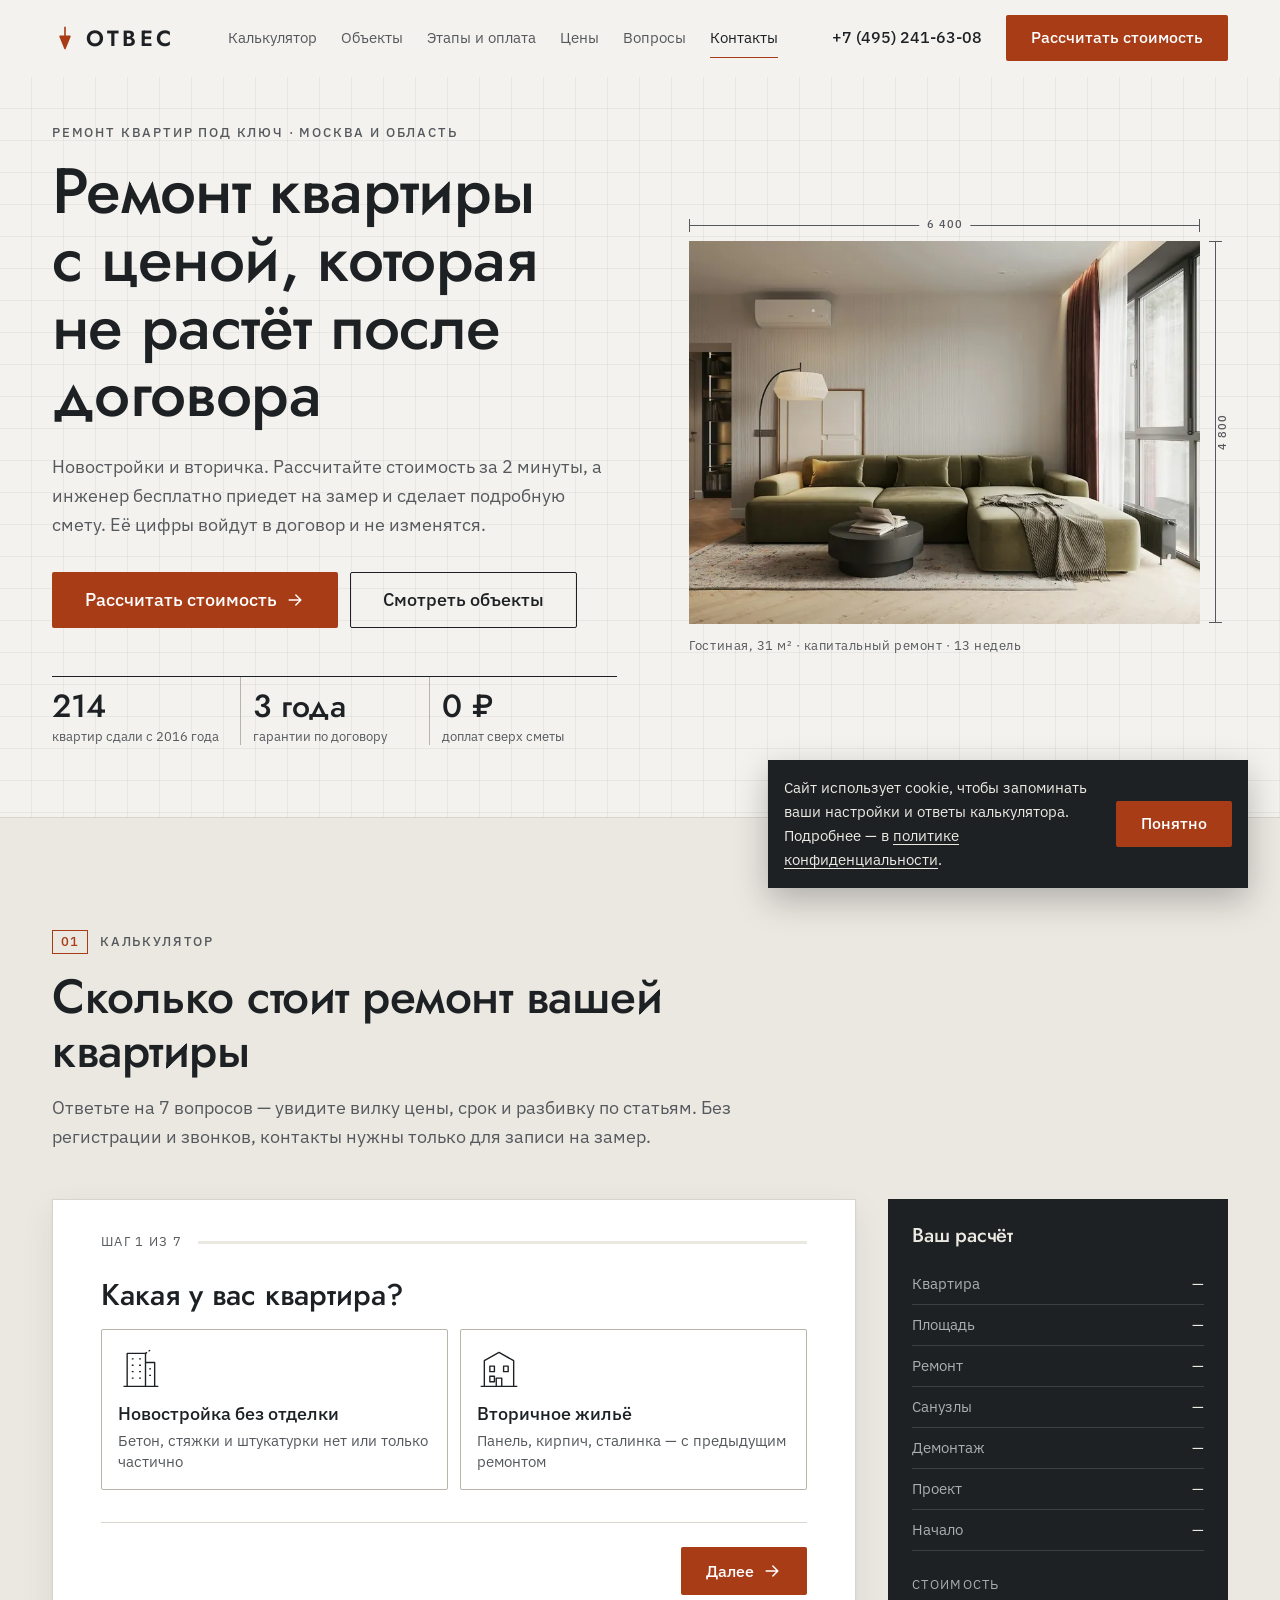
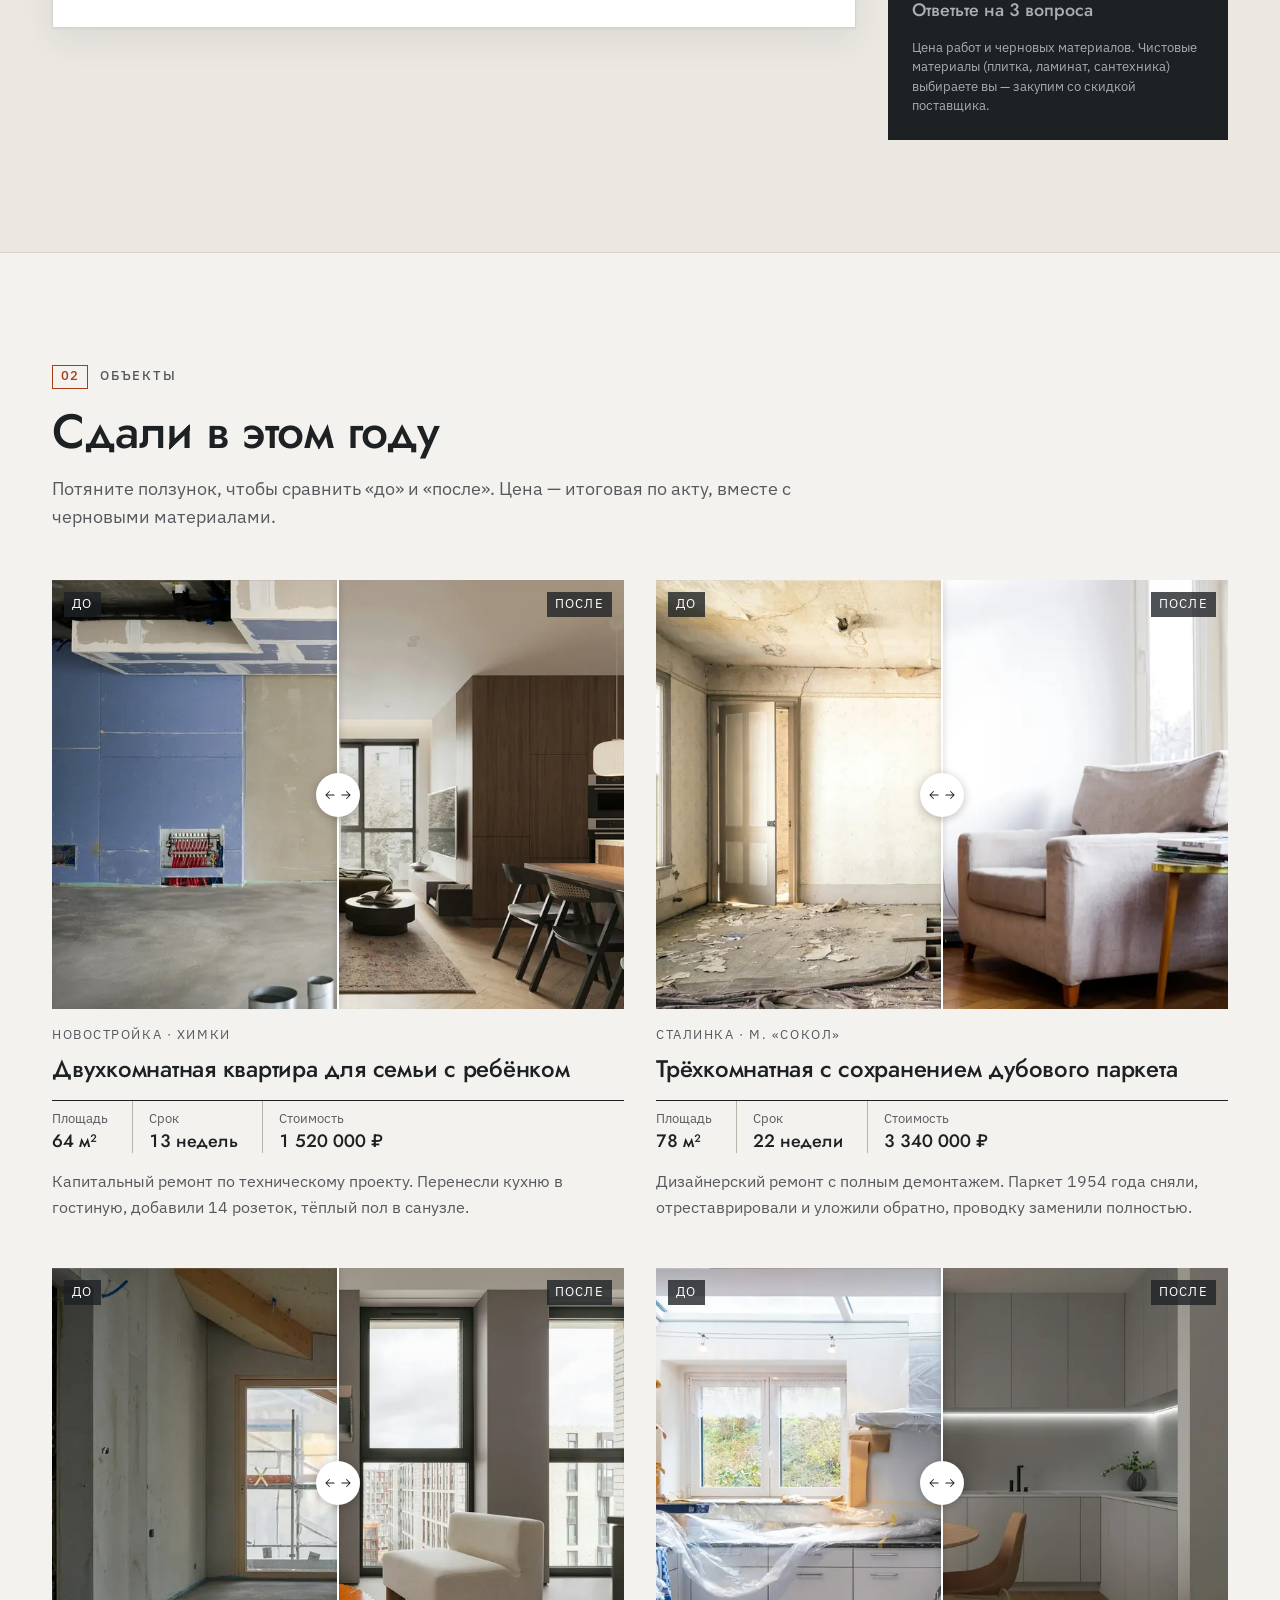
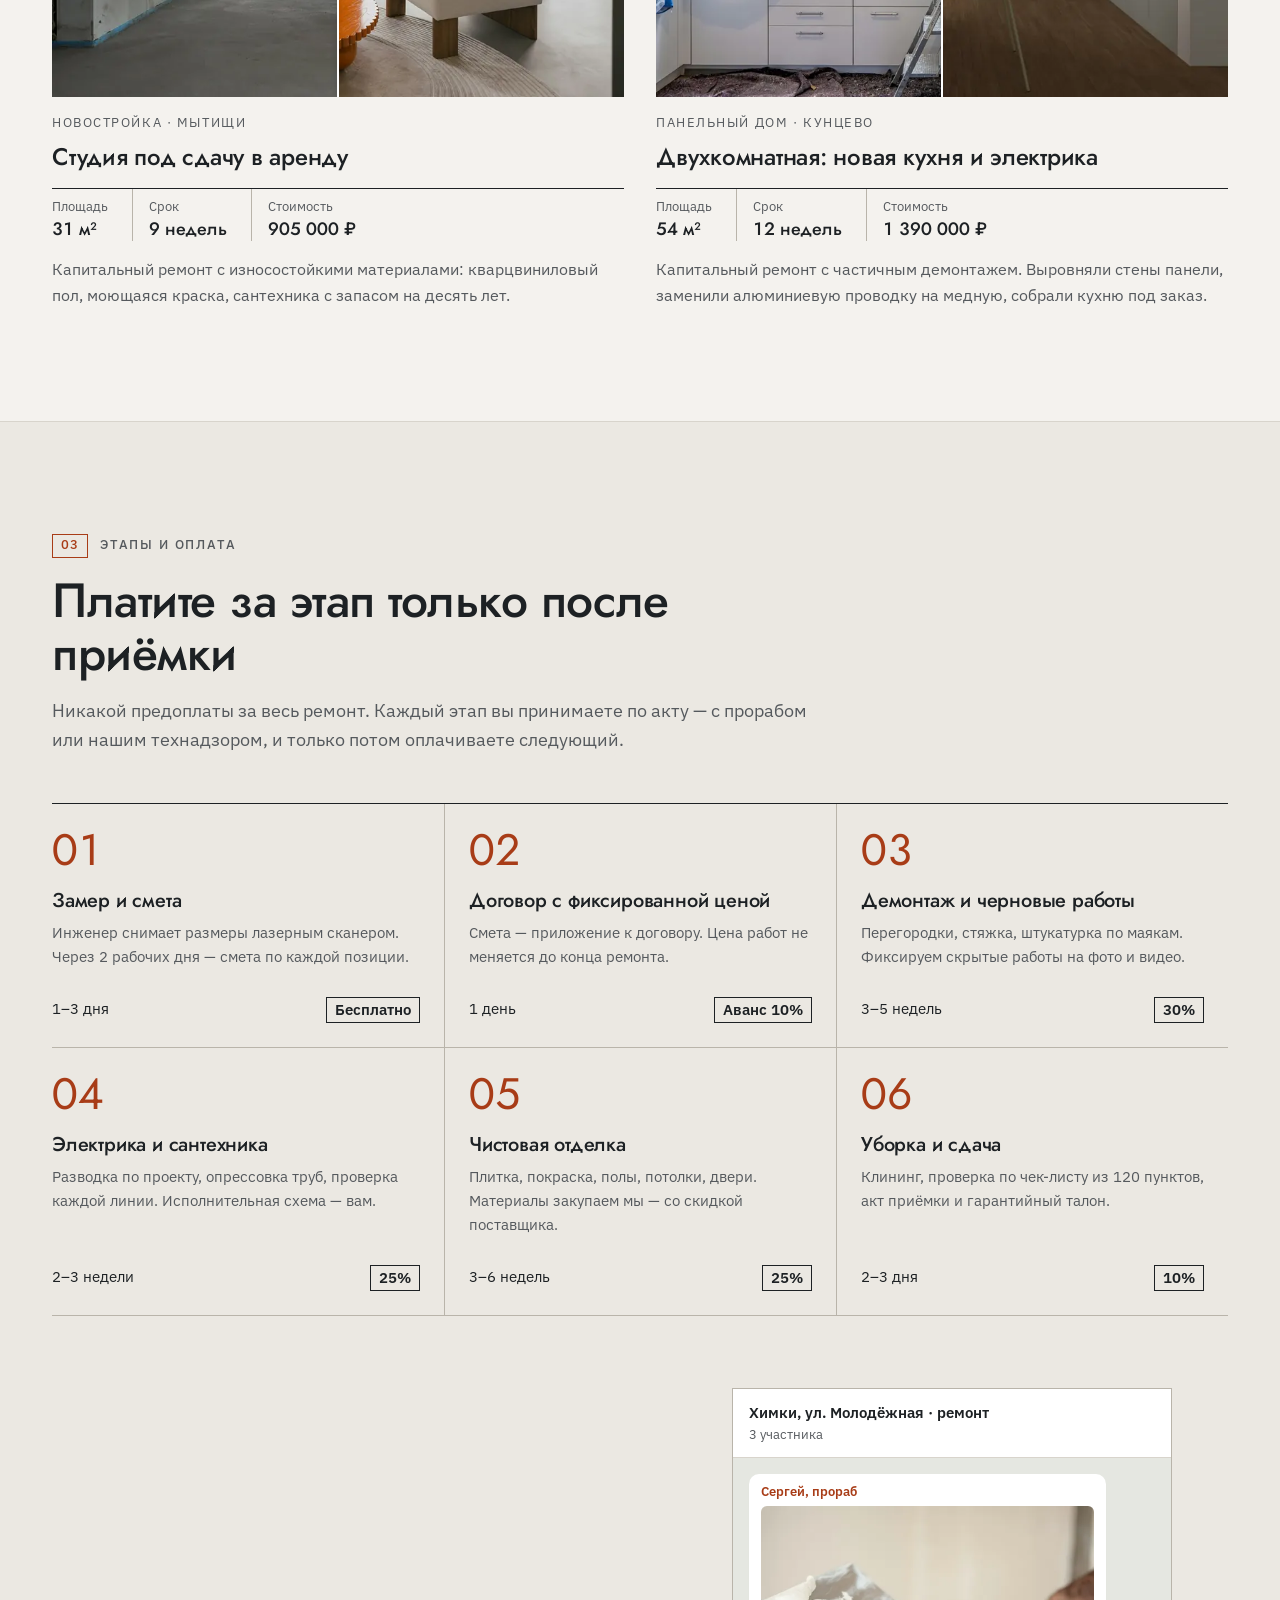
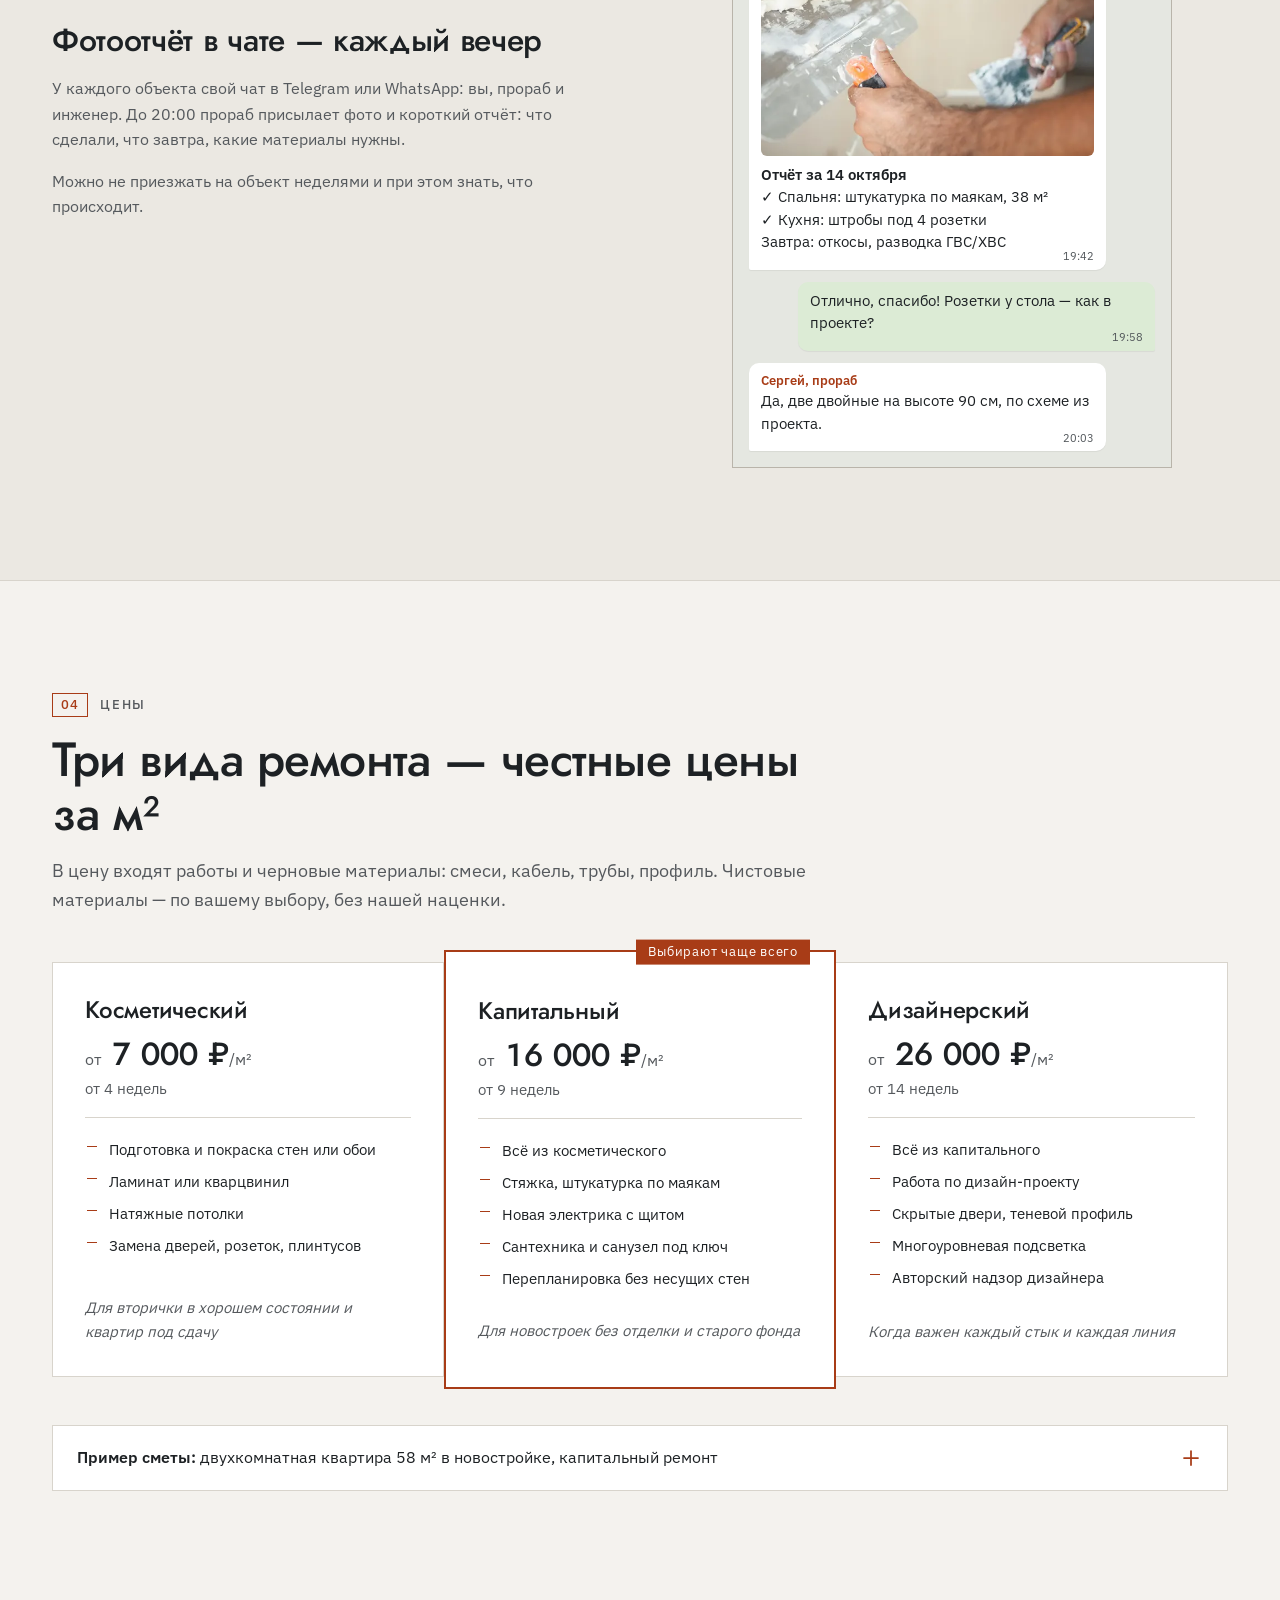
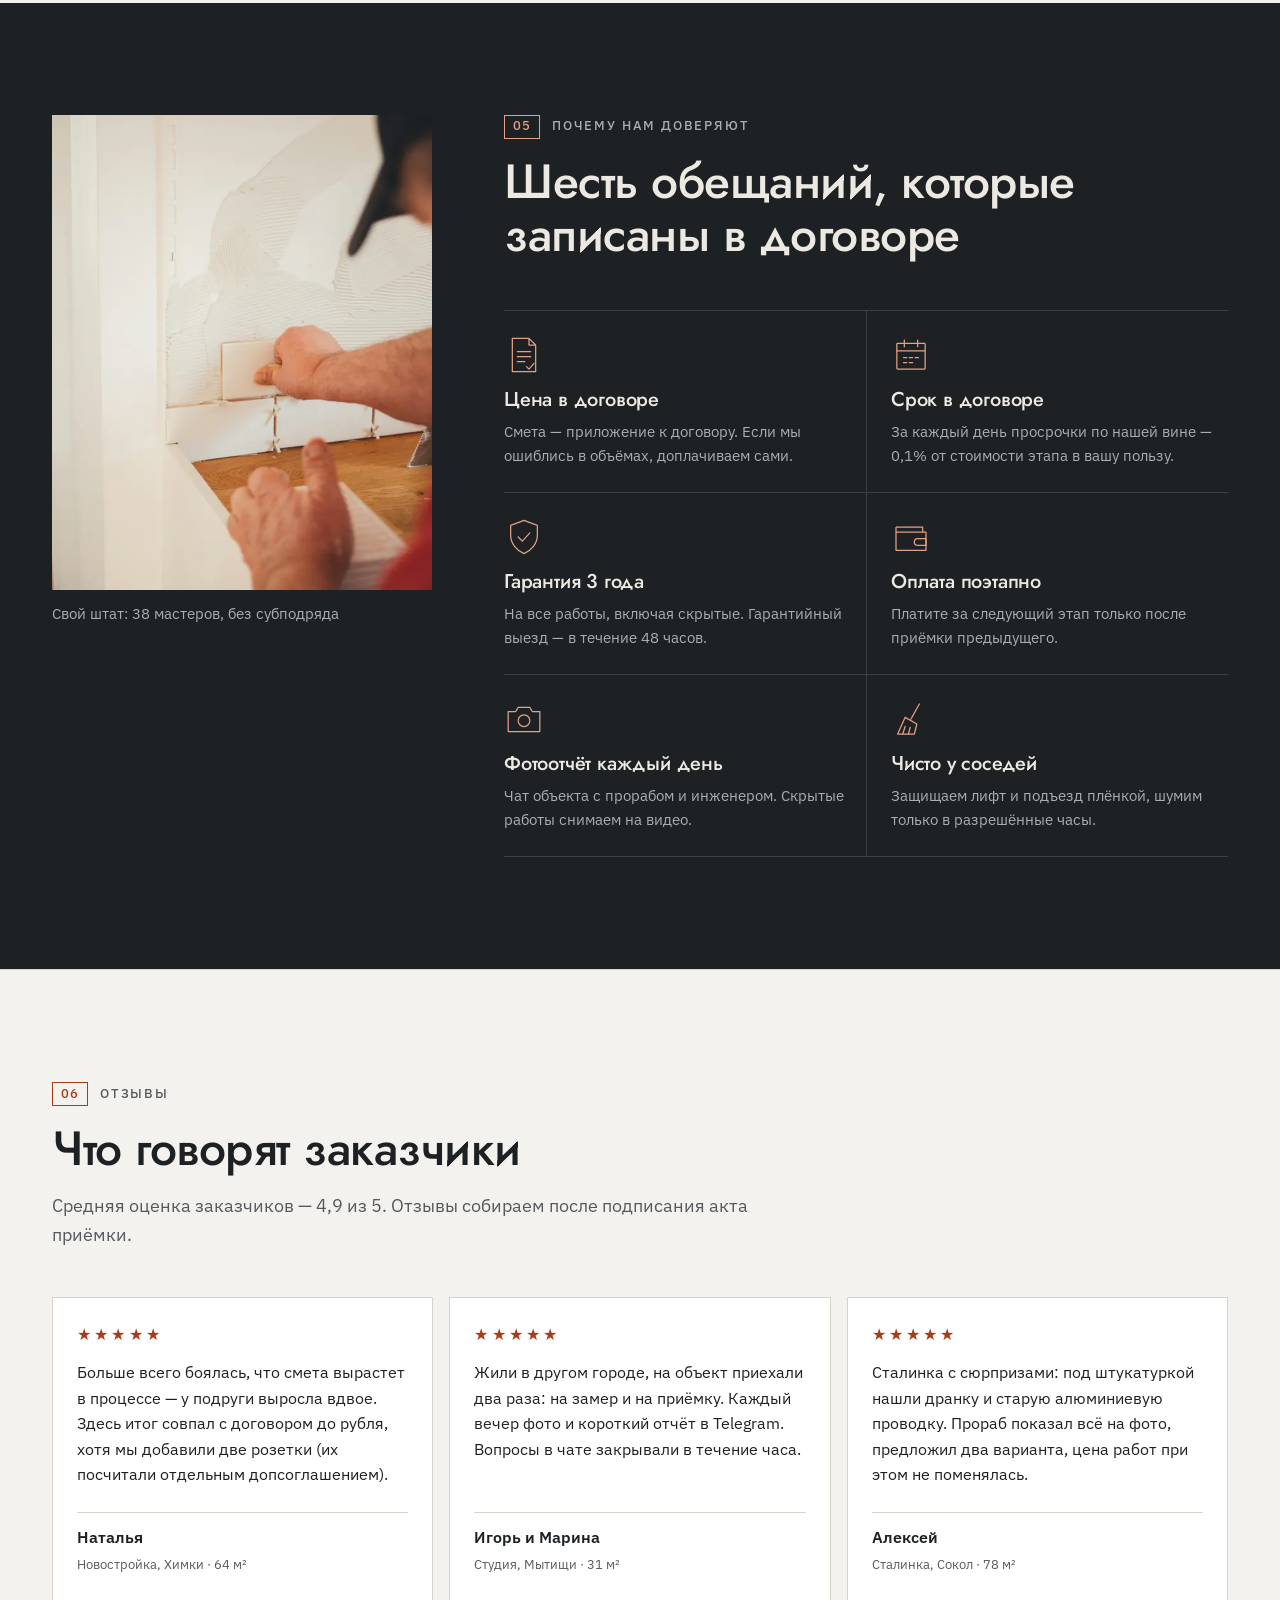
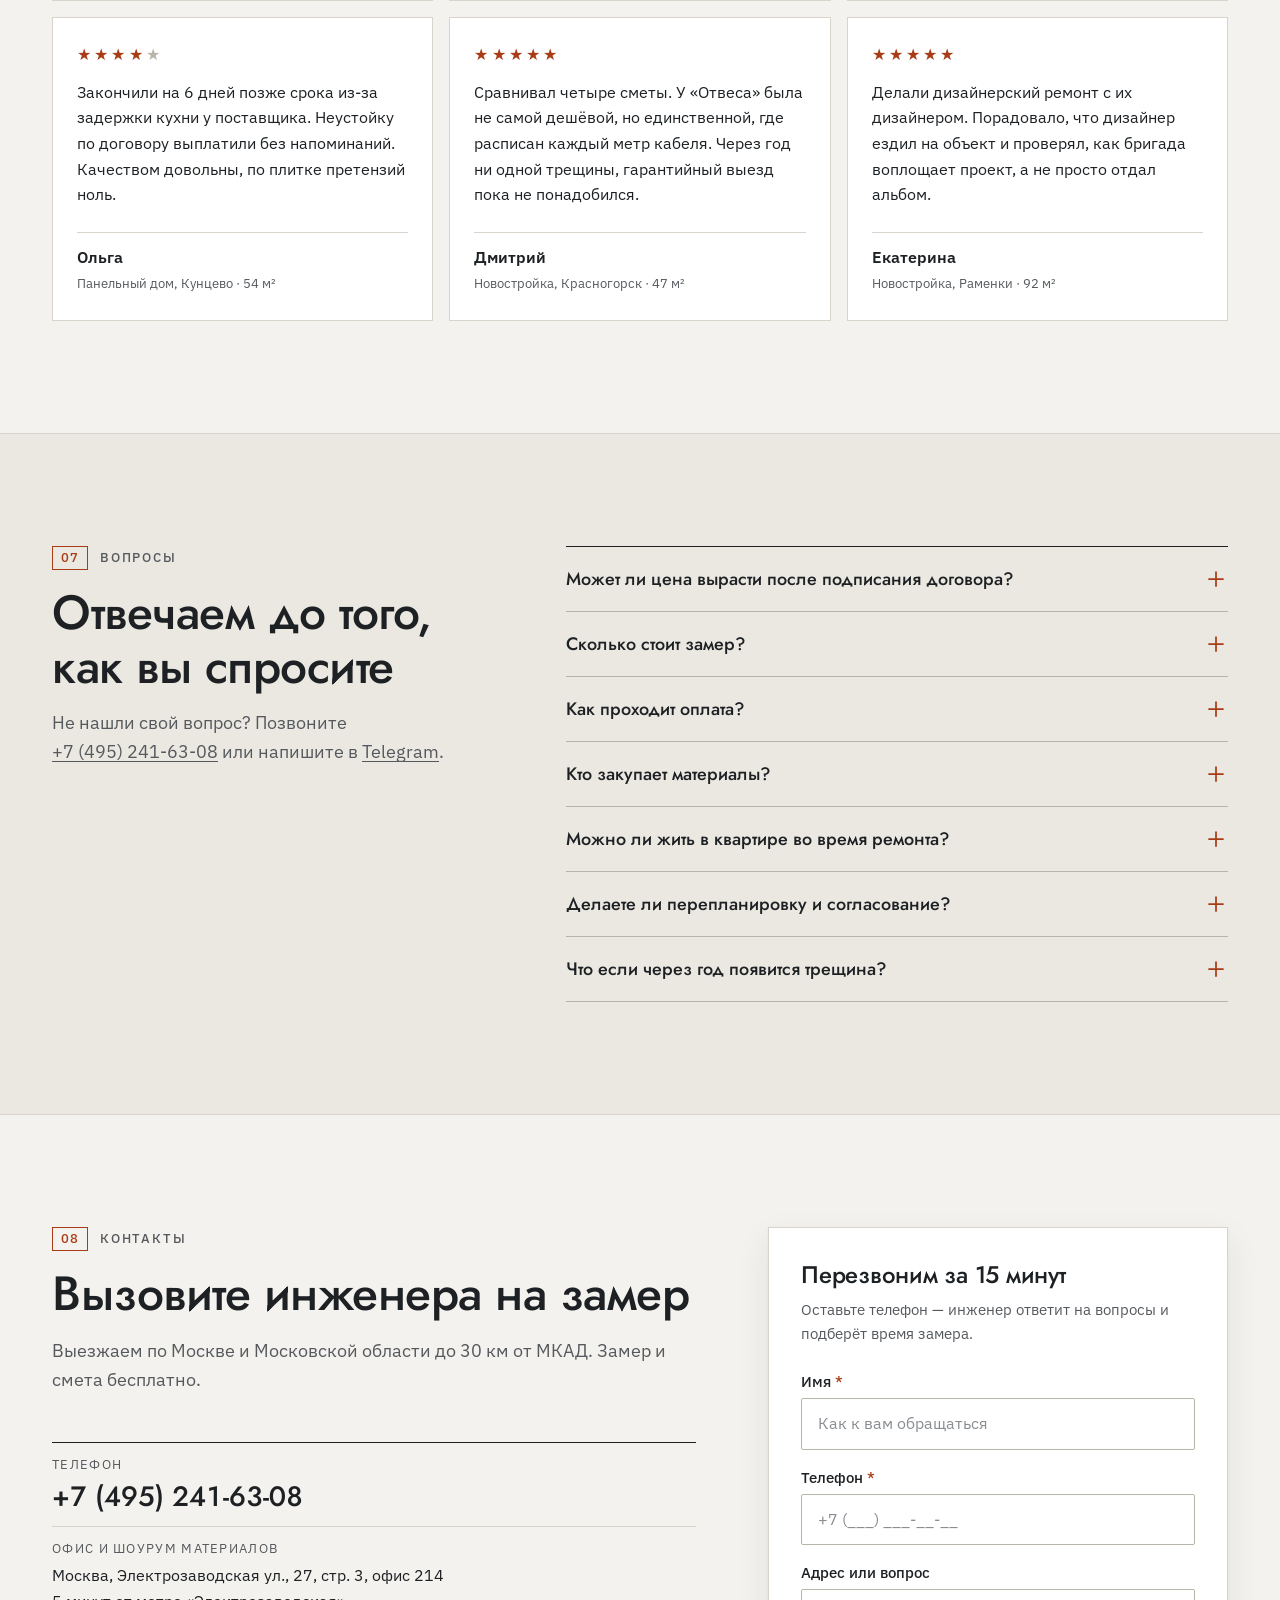
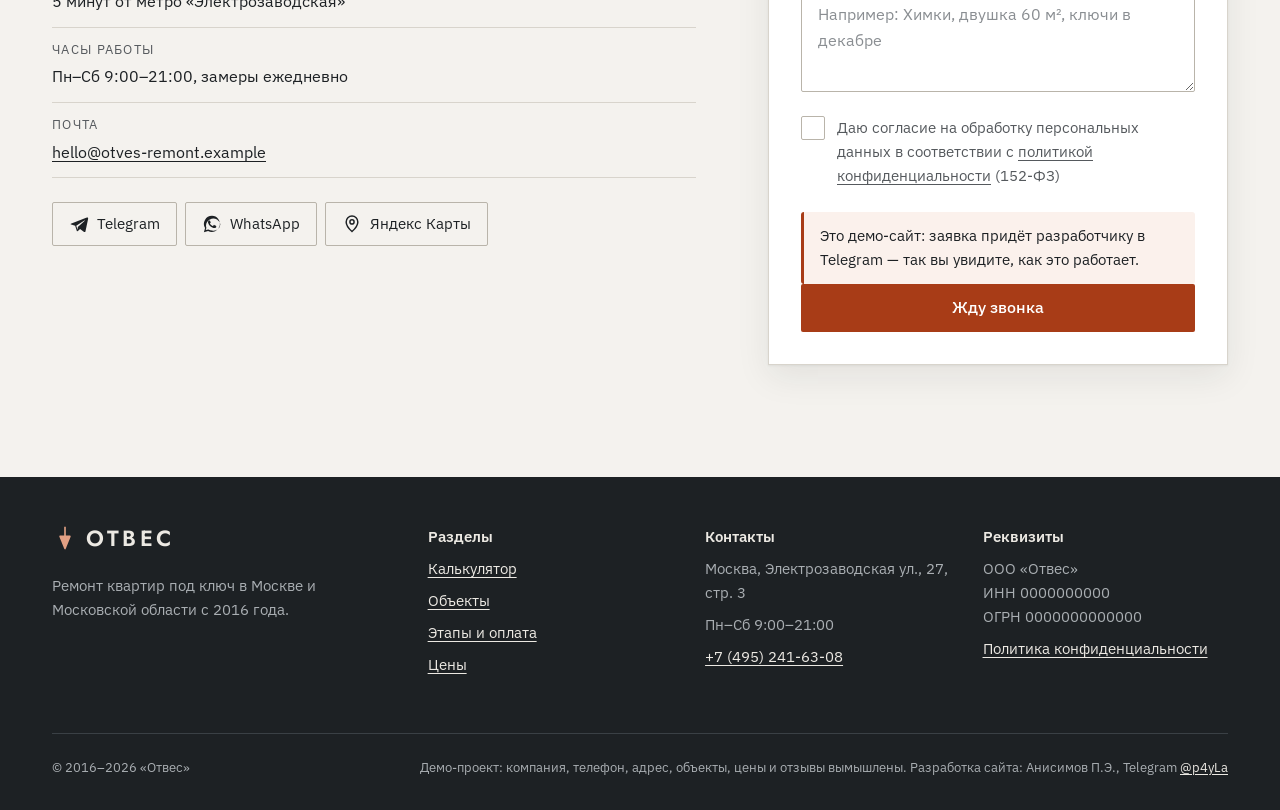
<file: index.html>
<!doctype html>
<html lang="ru">
<head>
  <meta charset="utf-8">
  <meta name="viewport" content="width=device-width, initial-scale=1, viewport-fit=cover">
  <title>Ремонт квартир под ключ в Москве и области — «Отвес», цена в договоре</title>
  <meta name="description" content="Ремонт квартир под ключ в новостройках и вторичке: Москва и Подмосковье. Рассчитайте стоимость онлайн за 2 минуты, бесплатный замер, цена фиксируется в договоре, гарантия 3 года.">
  <link rel="canonical" href="https://p4yla.github.io/otves-remont/">
  <meta name="theme-color" content="#f4f2ee">
  <meta name="format-detection" content="telephone=no">

  <!-- Яндекс Вебмастер: вставьте свой код подтверждения -->
  <!-- <meta name="yandex-verification" content="XXXXXXXXXXXXXXXX"> -->

  <!-- Open Graph / Twitter Card -->
  <meta property="og:type" content="website">
  <meta property="og:locale" content="ru_RU">
  <meta property="og:site_name" content="Отвес — ремонт квартир">
  <meta property="og:title" content="Ремонт квартиры под ключ с ценой, зафиксированной в договоре">
  <meta property="og:description" content="Новостройки и вторичка в Москве и области. Калькулятор стоимости, бесплатный замер, фотоотчёт каждый день, гарантия 3 года.">
  <meta property="og:url" content="https://p4yla.github.io/otves-remont/">
  <meta property="og:image" content="https://p4yla.github.io/otves-remont/img/og.jpg">
  <meta property="og:image:width" content="1200">
  <meta property="og:image:height" content="630">
  <meta name="twitter:card" content="summary_large_image">
  <meta name="twitter:title" content="Ремонт квартиры под ключ с ценой, зафиксированной в договоре">
  <meta name="twitter:description" content="Калькулятор стоимости, бесплатный замер, гарантия 3 года.">
  <meta name="twitter:image" content="https://p4yla.github.io/otves-remont/img/og.jpg">

  <link rel="icon" href="img/favicon.svg" type="image/svg+xml">
  <link rel="preload" href="fonts/jost.woff2" as="font" type="font/woff2" crossorigin>
  <link rel="preload" href="fonts/plex.woff2" as="font" type="font/woff2" crossorigin>
  <link rel="preload" href="img/hero-800.webp" as="image" type="image/webp" media="(max-width: 767px)">
  <link rel="preload" href="img/hero-1600.webp" as="image" type="image/webp" media="(min-width: 768px)">
  <link rel="stylesheet" href="css/style.css">

  <!-- Класс .js включает квиз и анимации. Без JS контент просто виден. -->
  <script>document.documentElement.classList.add('js')</script>

  <!-- Яндекс Метрика: вставьте код счётчика сюда.
       Цели для Директа уже отправляются из js/main.js через ym(..., 'reachGoal', ...):
       quiz_start, quiz_result, lead_quiz, lead_callback -->
  <!--
  <script type="text/javascript">
    (function(m,e,t,r,i,k,a){ ... })(window, document, "script", "https://mc.yandex.ru/metrika/tag.js", "ym");
    ym(00000000, "init", { clickmap:true, trackLinks:true, accurateTrackBounce:true, webvisor:true });
  </script>
  <noscript><div><img src="https://mc.yandex.ru/watch/00000000" style="position:absolute; left:-9999px;" alt=""></div></noscript>
  -->

  <script type="application/ld+json">
  {
    "@context": "https://schema.org",
    "@type": ["HomeAndConstructionBusiness", "GeneralContractor"],
    "name": "Отвес — ремонт квартир под ключ",
    "description": "Ремонт квартир под ключ в новостройках и на вторичном рынке: косметический, капитальный и дизайнерский. Москва и Московская область.",
    "url": "https://p4yla.github.io/otves-remont/",
    "image": "https://p4yla.github.io/otves-remont/img/og.jpg",
    "logo": "https://p4yla.github.io/otves-remont/img/favicon.svg",
    "telephone": "+7-495-241-63-08",
    "email": "hello@otves-remont.example",
    "priceRange": "от 7 000 ₽/м²",
    "currenciesAccepted": "RUB",
    "paymentAccepted": "Безналичный расчёт, банковская карта, СБП",
    "address": {
      "@type": "PostalAddress",
      "streetAddress": "Электрозаводская ул., 27, стр. 3, офис 214",
      "addressLocality": "Москва",
      "postalCode": "107023",
      "addressCountry": "RU"
    },
    "geo": { "@type": "GeoCoordinates", "latitude": 55.7853, "longitude": 37.7046 },
    "areaServed": [
      { "@type": "City", "name": "Москва" },
      { "@type": "AdministrativeArea", "name": "Московская область" }
    ],
    "openingHoursSpecification": [{
      "@type": "OpeningHoursSpecification",
      "dayOfWeek": ["Monday","Tuesday","Wednesday","Thursday","Friday","Saturday"],
      "opens": "09:00", "closes": "21:00"
    }],
    "aggregateRating": { "@type": "AggregateRating", "ratingValue": "4.9", "reviewCount": "187" },
    "hasOfferCatalog": {
      "@type": "OfferCatalog",
      "name": "Ремонт квартир",
      "itemListElement": [
        { "@type": "Offer", "itemOffered": { "@type": "Service", "name": "Косметический ремонт квартиры" }, "priceSpecification": { "@type": "UnitPriceSpecification", "price": "7000", "priceCurrency": "RUB", "unitText": "м²" } },
        { "@type": "Offer", "itemOffered": { "@type": "Service", "name": "Капитальный ремонт квартиры" }, "priceSpecification": { "@type": "UnitPriceSpecification", "price": "16000", "priceCurrency": "RUB", "unitText": "м²" } },
        { "@type": "Offer", "itemOffered": { "@type": "Service", "name": "Дизайнерский ремонт квартиры" }, "priceSpecification": { "@type": "UnitPriceSpecification", "price": "26000", "priceCurrency": "RUB", "unitText": "м²" } },
        { "@type": "Offer", "itemOffered": { "@type": "Service", "name": "Бесплатный замер и смета" }, "price": "0", "priceCurrency": "RUB" }
      ]
    }
  }
  </script>
  <script type="application/ld+json">
  {
    "@context": "https://schema.org",
    "@type": "FAQPage",
    "mainEntity": [
      { "@type": "Question", "name": "Может ли цена вырасти после подписания договора?", "acceptedAnswer": { "@type": "Answer", "text": "Нет. Смета прикладывается к договору, и цена работ в ней фиксируется. Изменить её можно только если вы сами добавите работы — тогда подписываем допсоглашение до начала этих работ." } },
      { "@type": "Question", "name": "Сколько стоит замер?", "acceptedAnswer": { "@type": "Answer", "text": "Замер бесплатный, в том числе в Московской области до 30 км от МКАД. Инженер приезжает с лазерным сканером, через 2 рабочих дня вы получаете подробную смету." } },
      { "@type": "Question", "name": "Как проходит оплата?", "acceptedAnswer": { "@type": "Answer", "text": "Поэтапно: вы платите за следующий этап только после приёмки предыдущего. Предоплаты за весь ремонт нет." } }
    ]
  }
  </script>
</head>
<body>
  <!-- SVG-спрайт: все иконки в одном месте, используются через <use> -->
  <svg width="0" height="0" style="position:absolute" aria-hidden="true" focusable="false">
    <!-- Отвес: грузик на нити — символ «ровно» -->
    <symbol id="i-logo" viewBox="0 0 32 32" fill="none" stroke="currentColor" stroke-width="2" stroke-linejoin="round">
      <path d="M16 2v12"/>
      <path d="M10 14h12l-6 15z" fill="currentColor"/>
    </symbol>
    <symbol id="i-check" viewBox="0 0 24 24" fill="none" stroke="currentColor" stroke-width="2.5" stroke-linecap="round" stroke-linejoin="round"><path d="M5 12.5l4.5 4.5L19 7.5"/></symbol>
    <symbol id="i-arrow-left" viewBox="0 0 24 24" fill="none" stroke="currentColor" stroke-width="1.75" stroke-linecap="round" stroke-linejoin="round"><path d="M19 12H5M11 6l-6 6 6 6"/></symbol>
    <symbol id="i-arrow-right" viewBox="0 0 24 24" fill="none" stroke="currentColor" stroke-width="1.75" stroke-linecap="round" stroke-linejoin="round"><path d="M5 12h14M13 6l6 6-6 6"/></symbol>
    <symbol id="i-plus" viewBox="0 0 24 24" fill="none" stroke="currentColor" stroke-width="1.75" stroke-linecap="round"><path d="M12 5v14M5 12h14"/></symbol>
    <symbol id="i-phone" viewBox="0 0 24 24" fill="none" stroke="currentColor" stroke-width="1.75" stroke-linejoin="round"><path d="M5 3.5h3.5l1.8 4.5-2.3 1.4a11 11 0 006.6 6.6l1.4-2.3 4.5 1.8V19a1.5 1.5 0 01-1.5 1.5A16.5 16.5 0 013.5 5 1.5 1.5 0 015 3.5z"/></symbol>
    <symbol id="i-telegram" viewBox="0 0 24 24" fill="currentColor"><path d="M21.4 4.2L2.9 11.3c-1.1.4-1.1 1.1-.2 1.4l4.7 1.5 1.8 5.6c.2.6.1.9.8.9.5 0 .7-.2 1-.5l2.3-2.2 4.8 3.5c.9.5 1.5.2 1.7-.8l3.1-14.8c.3-1.3-.5-1.9-1.5-1.5zM8.7 14l9.7-6.1c.5-.3.9-.1.5.2l-8.3 7.5-.3 3.4L8.7 14z"/></symbol>
    <symbol id="i-whatsapp" viewBox="0 0 24 24" fill="currentColor"><path d="M12 2.2a9.7 9.7 0 00-8.3 14.7L2.3 21.8l5-1.3A9.7 9.7 0 1012 2.2zm0 17.7c-1.5 0-3-.4-4.2-1.2l-.3-.2-3 .8.8-2.9-.2-.3a8 8 0 1116.9-4.2A8 8 0 0112 19.9zm4.4-6c-.2-.1-1.4-.7-1.7-.8-.2-.1-.4-.1-.5.1l-.8 1c-.1.2-.3.2-.5.1-.7-.3-2.2-.9-3.2-2.7-.2-.4.2-.4.7-1.3.1-.2 0-.3 0-.4l-.8-1.8c-.2-.5-.4-.4-.5-.4h-.5c-.2 0-.4.1-.6.3-.2.2-.8.8-.8 2s.9 2.3 1 2.5c.1.2 1.7 2.7 4.2 3.8 1.6.7 2.2.7 3 .6.5-.1 1.4-.6 1.6-1.1.2-.6.2-1 .1-1.1l-.5-.3z"/></symbol>
    <symbol id="i-pin" viewBox="0 0 24 24" fill="none" stroke="currentColor" stroke-width="1.75"><path d="M12 21s7-6.2 7-11.5A7 7 0 005 9.5C5 14.8 12 21 12 21z"/><circle cx="12" cy="9.5" r="2.5"/></symbol>
    <symbol id="i-external" viewBox="0 0 24 24" fill="none" stroke="currentColor" stroke-width="1.75" stroke-linecap="round" stroke-linejoin="round"><path d="M14 4h6v6M20 4l-9 9M18 14v5a1 1 0 01-1 1H5a1 1 0 01-1-1V7a1 1 0 011-1h5"/></symbol>
    <!-- Иконки вариантов квиза: тонкая линия, как на чертеже -->
    <symbol id="i-newbuild" viewBox="0 0 48 48" fill="none" stroke="currentColor" stroke-width="1.5" stroke-linejoin="round"><path d="M10 44V8h20v36M30 18h10v26M6 44h38"/><path d="M15 14h2M23 14h2M15 21h2M23 21h2M15 28h2M23 28h2M15 35h2M23 35h2M34 25h2M34 32h2"/><path d="M30 8l6-4" stroke-dasharray="2 2"/></symbol>
    <symbol id="i-oldbuild" viewBox="0 0 48 48" fill="none" stroke="currentColor" stroke-width="1.5" stroke-linejoin="round"><path d="M8 44V16l16-9 16 9v28M4 44h40"/><path d="M14 22h5v6h-5zM29 22h5v6h-5zM14 33h5v6h-5zM21 44v-9h6v9"/></symbol>
    <symbol id="i-roller" viewBox="0 0 48 48" fill="none" stroke="currentColor" stroke-width="1.5" stroke-linejoin="round"><rect x="8" y="6" width="28" height="10" rx="1"/><path d="M36 11h4v10H22v6"/><rect x="19" y="27" width="6" height="15" rx="1"/></symbol>
    <symbol id="i-wall" viewBox="0 0 48 48" fill="none" stroke="currentColor" stroke-width="1.5" stroke-linejoin="round"><path d="M6 10h36v28H6zM6 19.3h36M6 28.6h36M18 10v9.3M30 10v9.3M12 19.3v9.3M24 19.3v9.3M36 19.3v9.3M18 28.6V38M30 28.6V38"/></symbol>
    <symbol id="i-compass" viewBox="0 0 48 48" fill="none" stroke="currentColor" stroke-width="1.5" stroke-linejoin="round" stroke-linecap="round"><circle cx="24" cy="9" r="3"/><path d="M22.5 11.8L12 42M25.5 11.8L36 42M15 33.5c5.5 3 12.5 3 18 0"/></symbol>
    <symbol id="i-bath" viewBox="0 0 48 48" fill="none" stroke="currentColor" stroke-width="1.5" stroke-linejoin="round" stroke-linecap="round"><path d="M5 24h38v5a9 9 0 01-9 9H14a9 9 0 01-9-9zM12 38l-2 4M36 38l2 4M10 24V10a4 4 0 017.6-1.7"/><path d="M15 11l5-2"/></symbol>
    <symbol id="i-hammer" viewBox="0 0 48 48" fill="none" stroke="currentColor" stroke-width="1.5" stroke-linejoin="round" stroke-linecap="round"><path d="M20 14l8-8 10 10-4 4-3-3-3 3M23 17L7 33a3 3 0 004 4L27 21"/></symbol>
    <symbol id="i-plan" viewBox="0 0 48 48" fill="none" stroke="currentColor" stroke-width="1.5" stroke-linejoin="round"><path d="M6 6h36v36H6zM6 22h14v20M20 6v8M28 22h14M28 22v9M34 42V31"/></symbol>
    <symbol id="i-none" viewBox="0 0 48 48" fill="none" stroke="currentColor" stroke-width="1.5" stroke-linecap="round"><circle cx="24" cy="24" r="16"/><path d="M13 35L35 13"/></symbol>
    <symbol id="i-clock" viewBox="0 0 48 48" fill="none" stroke="currentColor" stroke-width="1.5" stroke-linecap="round"><circle cx="24" cy="24" r="17"/><path d="M24 13v11l7 5"/></symbol>
    <symbol id="i-calendar" viewBox="0 0 48 48" fill="none" stroke="currentColor" stroke-width="1.5" stroke-linecap="round"><rect x="7" y="10" width="34" height="31" rx="1"/><path d="M7 19h34M16 6v8M32 6v8M15 27h4M22 27h4M29 27h4M15 33h4M22 33h4"/></symbol>
    <symbol id="i-question" viewBox="0 0 48 48" fill="none" stroke="currentColor" stroke-width="1.5" stroke-linecap="round"><circle cx="24" cy="24" r="17"/><path d="M19 19a5 5 0 119 3c-2 1.5-3 2.5-3 5M25 33v.5"/></symbol>
    <!-- Принципы -->
    <symbol id="i-contract" viewBox="0 0 48 48" fill="none" stroke="currentColor" stroke-width="1.5" stroke-linejoin="round" stroke-linecap="round"><path d="M10 4h20l8 8v32H10zM30 4v8h8M16 20h16M16 26h16M16 32h9"/><path d="M27 38l3 3 6-7"/></symbol>
    <symbol id="i-shield" viewBox="0 0 48 48" fill="none" stroke="currentColor" stroke-width="1.5" stroke-linejoin="round" stroke-linecap="round"><path d="M24 4l16 6v12c0 10-7 18-16 22C15 40 8 32 8 22V10z"/><path d="M17 24l5 5 9-10"/></symbol>
    <symbol id="i-camera" viewBox="0 0 48 48" fill="none" stroke="currentColor" stroke-width="1.5" stroke-linejoin="round"><path d="M5 15h9l3-5h14l3 5h9v24H5z"/><circle cx="24" cy="26" r="7"/></symbol>
    <symbol id="i-wallet" viewBox="0 0 48 48" fill="none" stroke="currentColor" stroke-width="1.5" stroke-linejoin="round"><path d="M6 12h32v6M6 12v28h36V18H6"/><path d="M32 26h10v8H32a4 4 0 010-8z"/></symbol>
    <symbol id="i-team" viewBox="0 0 48 48" fill="none" stroke="currentColor" stroke-width="1.5" stroke-linecap="round"><circle cx="17" cy="16" r="6"/><path d="M5 40c1.5-7 6-11 12-11s10.5 4 12 11"/><circle cx="33" cy="17" r="5"/><path d="M31 29c6 0 10 3.5 12 10"/></symbol>
    <symbol id="i-broom" viewBox="0 0 48 48" fill="none" stroke="currentColor" stroke-width="1.5" stroke-linejoin="round" stroke-linecap="round"><path d="M34 6L24 24M17 22l14 8-3 12H8z"/><path d="M14 42l3-9M21 42l2-8"/></symbol>
  </svg>

  <a class="skip-link" href="#main">Перейти к содержанию</a>

  <header class="header" id="header">
    <div class="container header__inner">
      <a class="logo" href="#top" aria-label="Отвес — на главную">
        <svg aria-hidden="true"><use href="#i-logo"/></svg>
        <span>ОТВЕС</span>
      </a>
      <nav class="nav" aria-label="Основное меню">
        <ul>
          <li><a href="#calc">Калькулятор</a></li>
          <li><a href="#works">Объекты</a></li>
          <li><a href="#process">Этапы и оплата</a></li>
          <li><a href="#prices">Цены</a></li>
          <li><a href="#faq">Вопросы</a></li>
          <li><a href="#contacts">Контакты</a></li>
        </ul>
      </nav>
      <a class="header__phone" href="tel:+74952416308">+7 (495) 241-63-08</a>
      <a class="btn btn--primary header__cta" href="#calc">Рассчитать стоимость</a>
      <button class="burger" type="button" aria-expanded="false" aria-controls="mobile-menu" aria-label="Открыть меню">
        <span></span><span></span><span></span>
      </button>
    </div>
    <div class="mobile-menu" id="mobile-menu" hidden>
      <nav class="container" aria-label="Мобильное меню">
        <ul>
          <li><a href="#calc">Калькулятор стоимости</a></li>
          <li><a href="#works">Объекты до и после</a></li>
          <li><a href="#process">Этапы и оплата</a></li>
          <li><a href="#prices">Цены и пример сметы</a></li>
          <li><a href="#reviews">Отзывы</a></li>
          <li><a href="#faq">Вопросы</a></li>
          <li><a href="#contacts">Контакты</a></li>
        </ul>
        <a class="mobile-menu__phone" href="tel:+74952416308">+7 (495) 241-63-08</a>
        <p class="mobile-menu__hours">Пн–Сб 9:00–21:00, замерщик выезжает ежедневно</p>
        <a class="btn btn--primary btn--block" href="#calc">Рассчитать стоимость</a>
      </nav>
    </div>
  </header>

  <main id="main">
    <!-- ===== Первый экран ===== -->
    <section class="hero" id="top" aria-labelledby="hero-title">
      <div class="container hero__grid">
        <div class="hero__text">
          <p class="eyebrow">Ремонт квартир под ключ · Москва и область</p>
          <h1 class="hero__title" id="hero-title">Ремонт квартиры с&nbsp;ценой, которая не&nbsp;растёт после договора</h1>
          <p class="hero__lead">Новостройки и вторичка. Рассчитайте стоимость за 2 минуты, а инженер бесплатно приедет на замер и сделает подробную смету. Её цифры войдут в договор и не изменятся.</p>
          <div class="hero__actions">
            <a class="btn btn--primary btn--lg" href="#calc">Рассчитать стоимость<svg aria-hidden="true"><use href="#i-arrow-right"/></svg></a>
            <a class="btn btn--ghost btn--lg" href="#works">Смотреть объекты</a>
          </div>
          <ul class="hero__facts">
            <li><b>214</b><span>квартир сдали с 2016 года</span></li>
            <li><b>3 года</b><span>гарантии по договору</span></li>
            <li><b>0 ₽</b><span>доплат сверх сметы</span></li>
          </ul>
        </div>
        <figure class="hero__media">
          <picture>
            <source media="(max-width: 767px)" srcset="img/hero-800.webp">
            <img src="img/hero-1600.webp" width="1600" height="1200" alt="Гостиная после капитального ремонта: светлые стены, паркет ёлочкой, зелёный диван у панорамного окна" fetchpriority="high">
          </picture>
          <!-- Размерные линии, как на чертеже -->
          <span class="dim dim--h" aria-hidden="true"><span>6 400</span></span>
          <span class="dim dim--v" aria-hidden="true"><span>4 800</span></span>
          <figcaption>Гостиная, 31 м² · капитальный ремонт · 13 недель</figcaption>
        </figure>
      </div>
    </section>

    <!-- ===== Квиз-калькулятор ===== -->
    <section class="section section--paper" id="calc" aria-labelledby="calc-title">
      <div class="container">
        <div class="section-head reveal">
          <p class="eyebrow"><span class="eyebrow__num">01</span>Калькулятор</p>
          <h2 class="section-title" id="calc-title">Сколько стоит ремонт вашей квартиры</h2>
          <p class="section-lead">Ответьте на 7 вопросов — увидите вилку цены, срок и разбивку по статьям. Без регистрации и звонков, контакты нужны только для записи на замер.</p>
        </div>

        <noscript>
          <div class="noscript-note">
            <p>Калькулятор работает с включённым JavaScript. Ориентировочные цены за м² — в разделе <a href="#prices">«Цены»</a>. Или позвоните: <a href="tel:+74952416308">+7 (495) 241-63-08</a>, Пн–Сб 9:00–21:00, — инженер посчитает по телефону.</p>
          </div>
        </noscript>

        <div class="quiz-wrap">
          <form class="quiz" id="quiz" novalidate>
            <div class="quiz__top">
              <p class="quiz__counter" id="quiz-counter" aria-hidden="true">Шаг 1 из 7</p>
              <div class="quiz__bar" aria-hidden="true"><span id="quiz-bar"></span></div>
            </div>
            <p class="visually-hidden" id="quiz-status" aria-live="polite"></p>

            <!-- 1. Тип жилья -->
            <fieldset class="step" data-step="property">
              <legend class="step__title">Какая у вас квартира?</legend>
              <div class="options options--2">
                <label class="option">
                  <input type="radio" name="property" value="new">
                  <span class="option__box">
                    <svg class="option__icon" aria-hidden="true"><use href="#i-newbuild"/></svg>
                    <b>Новостройка без отделки</b>
                    <small>Бетон, стяжки и штукатурки нет или только частично</small>
                  </span>
                </label>
                <label class="option">
                  <input type="radio" name="property" value="old">
                  <span class="option__box">
                    <svg class="option__icon" aria-hidden="true"><use href="#i-oldbuild"/></svg>
                    <b>Вторичное жильё</b>
                    <small>Панель, кирпич, сталинка — с предыдущим ремонтом</small>
                  </span>
                </label>
              </div>
            </fieldset>

            <!-- 2. Площадь -->
            <fieldset class="step" data-step="area" hidden>
              <legend class="step__title">Площадь квартиры</legend>
              <p class="step__hint" id="area-hint">Общая площадь из выписки ЕГРН или договора долевого участия. Можно примерно.</p>
              <div class="area">
                <div class="area__value">
                  <label class="visually-hidden" for="area-input">Площадь в квадратных метрах</label>
                  <input class="area__input" id="area-input" name="area" type="number" inputmode="numeric" min="20" max="250" step="1" value="54" aria-describedby="area-hint area-error">
                  <span class="area__unit" aria-hidden="true">м²</span>
                </div>
                <input class="area__range" id="area-range" type="range" min="20" max="250" step="1" value="54" aria-label="Площадь, ползунок" aria-valuetext="54 квадратных метра">
                <div class="area__scale" aria-hidden="true"><span>20</span><span>80</span><span>140</span><span>200</span><span>250</span></div>
                <div class="chips" role="group" aria-label="Типичные площади">
                  <button type="button" class="chip" data-area="32">Студия · 32</button>
                  <button type="button" class="chip" data-area="45">1-комн. · 45</button>
                  <button type="button" class="chip" data-area="62">2-комн. · 62</button>
                  <button type="button" class="chip" data-area="85">3-комн. · 85</button>
                </div>
                <p class="field__error" id="area-error" aria-live="polite"></p>
              </div>
            </fieldset>

            <!-- 3. Тип ремонта -->
            <fieldset class="step" data-step="level" hidden>
              <legend class="step__title">Какой ремонт нужен?</legend>
              <div class="options">
                <label class="option option--row" id="opt-cosmetic">
                  <input type="radio" name="level" value="cosmetic" aria-describedby="cosmetic-note">
                  <span class="option__box">
                    <svg class="option__icon" aria-hidden="true"><use href="#i-roller"/></svg>
                    <span><b>Косметический</b><small>Новые обои или покраска, напольное покрытие, двери. Без переноса стен и замены проводки.</small>
                    <small class="option__note" id="cosmetic-note"></small></span>
                    <span class="option__price">от 7 000 ₽/м²</span>
                  </span>
                </label>
                <label class="option option--row">
                  <input type="radio" name="level" value="capital">
                  <span class="option__box">
                    <svg class="option__icon" aria-hidden="true"><use href="#i-wall"/></svg>
                    <span><b>Капитальный</b><small>Всё до бетона: стяжка, штукатурка по маякам, новая электрика и сантехника.</small></span>
                    <span class="option__price">от 16 000 ₽/м²</span>
                  </span>
                </label>
                <label class="option option--row">
                  <input type="radio" name="level" value="design">
                  <span class="option__box">
                    <svg class="option__icon" aria-hidden="true"><use href="#i-compass"/></svg>
                    <span><b>Дизайнерский</b><small>По проекту: сложные потолки, скрытые двери, подсветка, авторский надзор.</small></span>
                    <span class="option__price">от 26 000 ₽/м²</span>
                  </span>
                </label>
              </div>
            </fieldset>

            <!-- 4. Санузлы -->
            <fieldset class="step" data-step="baths" hidden>
              <legend class="step__title">Сколько санузлов делаем?</legend>
              <p class="step__hint">Санузел — самая дорогая комната на м²: гидроизоляция, плитка, сантехника, инсталляции.</p>
              <div class="options options--3">
                <label class="option option--center"><input type="radio" name="baths" value="1"><span class="option__box"><span class="option__num">1</span><b>Один</b><small>совмещённый или раздельный</small></span></label>
                <label class="option option--center"><input type="radio" name="baths" value="2"><span class="option__box"><span class="option__num">2</span><b>Два</b><small>ванная и гостевой</small></span></label>
                <label class="option option--center"><input type="radio" name="baths" value="3"><span class="option__box"><span class="option__num">3</span><b>Три</b><small>большая квартира</small></span></label>
              </div>
            </fieldset>

            <!-- 5. Демонтаж (только вторичка) -->
            <fieldset class="step" data-step="demolition" hidden>
              <legend class="step__title">Нужен ли демонтаж?</legend>
              <p class="step__hint">Снимаем старое, вывозим мусор и сдаём стены и полы под новую отделку.</p>
              <div class="options options--3">
                <label class="option"><input type="radio" name="demolition" value="none"><span class="option__box"><svg class="option__icon" aria-hidden="true"><use href="#i-none"/></svg><b>Не нужен</b><small>старое покрытие уже снято</small></span></label>
                <label class="option"><input type="radio" name="demolition" value="partial"><span class="option__box"><svg class="option__icon" aria-hidden="true"><use href="#i-hammer"/></svg><b>Частичный</b><small>обои, полы, плитка в санузле</small></span></label>
                <label class="option"><input type="radio" name="demolition" value="full"><span class="option__box"><svg class="option__icon" aria-hidden="true"><use href="#i-wall"/></svg><b>Полный, до бетона</b><small>с перегородками и стяжкой</small></span></label>
              </div>
            </fieldset>

            <!-- 6. Дизайн-проект -->
            <fieldset class="step" data-step="project" hidden>
              <legend class="step__title">Нужен ли дизайн-проект?</legend>
              <div class="options options--3">
                <label class="option"><input type="radio" name="project" value="none"><span class="option__box"><svg class="option__icon" aria-hidden="true"><use href="#i-none"/></svg><b>Не нужен / есть свой</b><small>работаем по вашим эскизам или проекту</small></span></label>
                <label class="option"><input type="radio" name="project" value="tech"><span class="option__box"><svg class="option__icon" aria-hidden="true"><use href="#i-plan"/></svg><b>Технический</b><small>планировка, розетки, свет, сантехника</small></span></label>
                <label class="option"><input type="radio" name="project" value="full"><span class="option__box"><svg class="option__icon" aria-hidden="true"><use href="#i-compass"/></svg><b>Полный дизайн-проект</b><small>3D-визуализации и подбор материалов</small></span></label>
              </div>
            </fieldset>

            <!-- 7. Сроки начала -->
            <fieldset class="step" data-step="start" hidden>
              <legend class="step__title">Когда планируете начать?</legend>
              <div class="options options--2">
                <label class="option option--row"><input type="radio" name="start" value="asap"><span class="option__box"><svg class="option__icon" aria-hidden="true"><use href="#i-clock"/></svg><span><b>Как можно скорее</b><small>ближайшая свободная бригада — через 9 дней</small></span></span></label>
                <label class="option option--row"><input type="radio" name="start" value="month"><span class="option__box"><svg class="option__icon" aria-hidden="true"><use href="#i-calendar"/></svg><span><b>В течение месяца</b><small>успеем сделать проект и закупку</small></span></span></label>
                <label class="option option--row"><input type="radio" name="start" value="later"><span class="option__box"><svg class="option__icon" aria-hidden="true"><use href="#i-calendar"/></svg><span><b>Через 2–3 месяца</b><small>например, после получения ключей</small></span></span></label>
                <label class="option option--row"><input type="radio" name="start" value="unknown"><span class="option__box"><svg class="option__icon" aria-hidden="true"><use href="#i-question"/></svg><span><b>Пока не знаю</b><small>просто прицениваюсь</small></span></span></label>
              </div>
            </fieldset>

            <!-- 8. Итог и контакты -->
            <fieldset class="step step--result" data-step="result" hidden>
              <legend class="step__title">Предварительная стоимость</legend>
              <div class="result" id="result" aria-live="polite">
                <p class="result__total" id="result-total"></p>
                <ul class="result__meta">
                  <li><span>За м²</span><b id="result-m2"></b></li>
                  <li><span>Срок работ</span><b id="result-weeks"></b></li>
                </ul>
                <table class="result__table">
                  <caption class="visually-hidden">Разбивка стоимости по статьям</caption>
                  <thead><tr><th scope="col">Статья</th><th scope="col">Стоимость</th></tr></thead>
                  <tbody id="result-lines"></tbody>
                </table>
                <p class="result__note">Это расчёт по средним ценам. Точную смету инженер составит после бесплатного замера, и её цифры войдут в договор.</p>
              </div>

              <div class="lead">
                <h3 class="lead__title">Запишитесь на бесплатный замер</h3>
                <p class="lead__text">Инженер приедет с лазерным сканером, через 2 рабочих дня пришлём смету по позициям. Ни к чему не обязывает.</p>
                <div class="field">
                  <label for="q-name">Имя <span class="req" aria-hidden="true">*</span></label>
                  <input class="input" id="q-name" name="name" type="text" autocomplete="given-name" placeholder="Как к вам обращаться" required data-validate="name" aria-describedby="q-name-err">
                  <p class="field__error" id="q-name-err" aria-live="polite"></p>
                </div>
                <div class="field">
                  <label for="q-phone">Телефон <span class="req" aria-hidden="true">*</span></label>
                  <input class="input" id="q-phone" name="phone" type="tel" inputmode="tel" autocomplete="tel" placeholder="+7 (___) ___-__-__" required data-validate="phone" data-mask="phone" aria-describedby="q-phone-err">
                  <p class="field__error" id="q-phone-err" aria-live="polite"></p>
                </div>
                <fieldset class="contact-way">
                  <legend>Как удобнее связаться?</legend>
                  <div class="segmented">
                    <label><input type="radio" name="contact" value="call" checked><span><svg aria-hidden="true"><use href="#i-phone"/></svg>Звонок</span></label>
                    <label><input type="radio" name="contact" value="telegram"><span><svg aria-hidden="true"><use href="#i-telegram"/></svg>Telegram</span></label>
                    <label><input type="radio" name="contact" value="whatsapp"><span><svg aria-hidden="true"><use href="#i-whatsapp"/></svg>WhatsApp</span></label>
                  </div>
                  <p class="contact-way__hint" id="contact-hint">Позвоним с 9:00 до 21:00 в течение 30 минут.</p>
                </fieldset>
                <label class="consent">
                  <input type="checkbox" name="consent" required data-validate="consent">
                  <span class="consent__box"><svg aria-hidden="true"><use href="#i-check"/></svg></span>
                  <span>Даю согласие на обработку персональных данных в соответствии с <a href="privacy.html" target="_blank">политикой конфиденциальности</a> <span class="nowrap">(152-ФЗ)</span></span>
                  <span class="consent__error" aria-live="polite"></span>
                </label>
                <p class="demo-note">Это демо-сайт: заявка придёт разработчику в Telegram — так вы увидите, как это работает.</p>
              </div>
            </fieldset>

            <div class="hp" aria-hidden="true"><label>Сайт <input type="text" name="website" tabindex="-1" autocomplete="off"></label></div>
            <p class="step-error" id="quiz-error" role="alert"></p>

            <div class="quiz__nav">
              <button class="btn btn--link" type="button" id="quiz-back" hidden>
                <svg aria-hidden="true"><use href="#i-arrow-left"/></svg>Назад
              </button>
              <p class="quiz__live" id="quiz-live" aria-hidden="true"></p>
              <button class="btn btn--primary" type="button" id="quiz-next">
                Далее<svg aria-hidden="true"><use href="#i-arrow-right"/></svg>
              </button>
              <button class="btn btn--primary" type="submit" id="quiz-submit" hidden>Записаться на замер</button>
            </div>

            <div class="success" id="quiz-success" hidden tabindex="-1">
              <div class="success__icon"><svg aria-hidden="true"><use href="#i-check"/></svg></div>
              <h3>Заявка <span id="success-id"></span> принята</h3>
              <p id="success-text">Инженер свяжется с вами в течение 30 минут (Пн–Сб 9:00–21:00) и предложит время замера.</p>
              <p class="success__sum" id="success-sum"></p>
              <button class="btn btn--ghost" type="button" id="quiz-again">Рассчитать другую квартиру</button>
            </div>
          </form>

          <div class="estimate" role="group" aria-labelledby="estimate-title">
            <h3 class="estimate__title" id="estimate-title">Ваш расчёт</h3>
            <dl class="estimate__list" id="estimate-list">
              <div><dt>Квартира</dt><dd data-sum="property">—</dd></div>
              <div><dt>Площадь</dt><dd data-sum="area">—</dd></div>
              <div><dt>Ремонт</dt><dd data-sum="level">—</dd></div>
              <div><dt>Санузлы</dt><dd data-sum="baths">—</dd></div>
              <div data-sum-row="demolition"><dt>Демонтаж</dt><dd data-sum="demolition">—</dd></div>
              <div><dt>Проект</dt><dd data-sum="project">—</dd></div>
              <div><dt>Начало</dt><dd data-sum="start">—</dd></div>
            </dl>
            <div class="estimate__total">
              <span id="estimate-label">Стоимость</span>
              <strong id="estimate-total">Ответьте на 3 вопроса</strong>
            </div>
            <p class="estimate__note">Цена работ и черновых материалов. Чистовые материалы (плитка, ламинат, сантехника) выбираете вы — закупим со скидкой поставщика.</p>
          </div>
        </div>
      </div>
    </section>

    <!-- ===== Объекты до/после ===== -->
    <section class="section" id="works" aria-labelledby="works-title">
      <div class="container">
        <div class="section-head reveal">
          <p class="eyebrow"><span class="eyebrow__num">02</span>Объекты</p>
          <h2 class="section-title" id="works-title">Сдали в этом году</h2>
          <p class="section-lead">Потяните ползунок, чтобы сравнить «до» и «после». Цена — итоговая по акту, вместе с черновыми материалами.</p>
        </div>

        <ul class="objects">
          <li class="object reveal">
            <div class="ba" data-ba>
              <img class="ba__after" src="img/obj1-after-800.webp" srcset="img/obj1-after-800.webp 800w, img/obj1-after.webp 1200w" sizes="(min-width: 1024px) 600px, 100vw" width="1200" height="900" loading="lazy" alt="После: гостиная с диваном, паркетом ёлочкой и обеденной зоной">
              <div class="ba__before"><img src="img/obj1-before-800.webp" srcset="img/obj1-before-800.webp 800w, img/obj1-before.webp 1200w" sizes="(min-width: 1024px) 600px, 100vw" width="1200" height="900" loading="lazy" alt="До: бетонный пол, гипсокартонные короба, выводы коммуникаций"></div>
              <span class="ba__tag ba__tag--before" aria-hidden="true">До</span>
              <span class="ba__tag ba__tag--after" aria-hidden="true">После</span>
            </div>
            <div class="object__body">
              <p class="object__kind">Новостройка · Химки</p>
              <h3 class="object__title">Двухкомнатная квартира для семьи с ребёнком</h3>
              <dl class="object__stats">
                <div><dt>Площадь</dt><dd>64 м²</dd></div>
                <div><dt>Срок</dt><dd>13 недель</dd></div>
                <div><dt>Стоимость</dt><dd>1 520 000 ₽</dd></div>
              </dl>
              <p class="object__text">Капитальный ремонт по техническому проекту. Перенесли кухню в гостиную, добавили 14 розеток, тёплый пол в санузле.</p>
            </div>
          </li>

          <li class="object reveal">
            <div class="ba" data-ba>
              <img class="ba__after" src="img/obj2-after-800.webp" srcset="img/obj2-after-800.webp 800w, img/obj2-after.webp 1200w" sizes="(min-width: 1024px) 600px, 100vw" width="1200" height="900" loading="lazy" alt="После: светлая комната с паркетом ёлочкой, комодом и креслом">
              <div class="ba__before"><img src="img/obj2-before-800.webp" srcset="img/obj2-before-800.webp 800w, img/obj2-before.webp 1200w" sizes="(min-width: 1024px) 600px, 100vw" width="1200" height="900" loading="lazy" alt="До: старая штукатурка, вскрытый пол, облупившиеся стены"></div>
              <span class="ba__tag ba__tag--before" aria-hidden="true">До</span>
              <span class="ba__tag ba__tag--after" aria-hidden="true">После</span>
            </div>
            <div class="object__body">
              <p class="object__kind">Сталинка · м. «Сокол»</p>
              <h3 class="object__title">Трёхкомнатная с сохранением дубового паркета</h3>
              <dl class="object__stats">
                <div><dt>Площадь</dt><dd>78 м²</dd></div>
                <div><dt>Срок</dt><dd>22 недели</dd></div>
                <div><dt>Стоимость</dt><dd>3 340 000 ₽</dd></div>
              </dl>
              <p class="object__text">Дизайнерский ремонт с полным демонтажем. Паркет 1954 года сняли, отреставрировали и уложили обратно, проводку заменили полностью.</p>
            </div>
          </li>

          <li class="object reveal">
            <div class="ba" data-ba>
              <img class="ba__after" src="img/obj3-after-800.webp" srcset="img/obj3-after-800.webp 800w, img/obj3-after.webp 1200w" sizes="(min-width: 1024px) 600px, 100vw" width="1200" height="900" loading="lazy" alt="После: студия с панорамными окнами, светлой мебелью и оранжевым столиком">
              <div class="ba__before"><img src="img/obj3-before-800.webp" srcset="img/obj3-before-800.webp 800w, img/obj3-before.webp 1200w" sizes="(min-width: 1024px) 600px, 100vw" width="1200" height="900" loading="lazy" alt="До: пустая комната с бетонными стенами и стяжкой"></div>
              <span class="ba__tag ba__tag--before" aria-hidden="true">До</span>
              <span class="ba__tag ba__tag--after" aria-hidden="true">После</span>
            </div>
            <div class="object__body">
              <p class="object__kind">Новостройка · Мытищи</p>
              <h3 class="object__title">Студия под сдачу в аренду</h3>
              <dl class="object__stats">
                <div><dt>Площадь</dt><dd>31 м²</dd></div>
                <div><dt>Срок</dt><dd>9 недель</dd></div>
                <div><dt>Стоимость</dt><dd>905 000 ₽</dd></div>
              </dl>
              <p class="object__text">Капитальный ремонт с износостойкими материалами: кварцвиниловый пол, моющаяся краска, сантехника с запасом на десять лет.</p>
            </div>
          </li>

          <li class="object reveal">
            <div class="ba" data-ba>
              <img class="ba__after" src="img/obj4-after-800.webp" srcset="img/obj4-after-800.webp 800w, img/obj4-after.webp 1200w" sizes="(min-width: 1024px) 600px, 100vw" width="1200" height="900" loading="lazy" alt="После: светлая кухня с серыми фасадами, подсветкой и круглым столом">
              <div class="ba__before"><img src="img/obj4-before-800.webp" srcset="img/obj4-before-800.webp 800w, img/obj4-before.webp 1200w" sizes="(min-width: 1024px) 600px, 100vw" width="1200" height="900" loading="lazy" alt="До: кухня в процессе ремонта, мебель укрыта плёнкой"></div>
              <span class="ba__tag ba__tag--before" aria-hidden="true">До</span>
              <span class="ba__tag ba__tag--after" aria-hidden="true">После</span>
            </div>
            <div class="object__body">
              <p class="object__kind">Панельный дом · Кунцево</p>
              <h3 class="object__title">Двухкомнатная: новая кухня и электрика</h3>
              <dl class="object__stats">
                <div><dt>Площадь</dt><dd>54 м²</dd></div>
                <div><dt>Срок</dt><dd>12 недель</dd></div>
                <div><dt>Стоимость</dt><dd>1 390 000 ₽</dd></div>
              </dl>
              <p class="object__text">Капитальный ремонт с частичным демонтажем. Выровняли стены панели, заменили алюминиевую проводку на медную, собрали кухню под заказ.</p>
            </div>
          </li>
        </ul>
      </div>
    </section>

    <!-- ===== Этапы и оплата ===== -->
    <section class="section section--paper" id="process" aria-labelledby="process-title">
      <div class="container">
        <div class="section-head reveal">
          <p class="eyebrow"><span class="eyebrow__num">03</span>Этапы и оплата</p>
          <h2 class="section-title" id="process-title">Платите за этап только после приёмки</h2>
          <p class="section-lead">Никакой предоплаты за весь ремонт. Каждый этап вы принимаете по акту — с прорабом или нашим технадзором, и только потом оплачиваете следующий.</p>
        </div>

        <ol class="stages">
          <li class="stage reveal">
            <span class="stage__num">01</span>
            <h3>Замер и смета</h3>
            <p>Инженер снимает размеры лазерным сканером. Через 2 рабочих дня — смета по каждой позиции.</p>
            <p class="stage__meta"><span>1–3 дня</span><b>Бесплатно</b></p>
          </li>
          <li class="stage reveal" data-delay="1">
            <span class="stage__num">02</span>
            <h3>Договор с фиксированной ценой</h3>
            <p>Смета — приложение к договору. Цена работ не меняется до конца ремонта.</p>
            <p class="stage__meta"><span>1 день</span><b>Аванс 10%</b></p>
          </li>
          <li class="stage reveal" data-delay="2">
            <span class="stage__num">03</span>
            <h3>Демонтаж и черновые работы</h3>
            <p>Перегородки, стяжка, штукатурка по маякам. Фиксируем скрытые работы на фото и видео.</p>
            <p class="stage__meta"><span>3–5 недель</span><b>30%</b></p>
          </li>
          <li class="stage reveal">
            <span class="stage__num">04</span>
            <h3>Электрика и сантехника</h3>
            <p>Разводка по проекту, опрессовка труб, проверка каждой линии. Исполнительная схема — вам.</p>
            <p class="stage__meta"><span>2–3 недели</span><b>25%</b></p>
          </li>
          <li class="stage reveal" data-delay="1">
            <span class="stage__num">05</span>
            <h3>Чистовая отделка</h3>
            <p>Плитка, покраска, полы, потолки, двери. Материалы закупаем мы — со скидкой поставщика.</p>
            <p class="stage__meta"><span>3–6 недель</span><b>25%</b></p>
          </li>
          <li class="stage reveal" data-delay="2">
            <span class="stage__num">06</span>
            <h3>Уборка и сдача</h3>
            <p>Клининг, проверка по чек-листу из 120 пунктов, акт приёмки и гарантийный талон.</p>
            <p class="stage__meta"><span>2–3 дня</span><b>10%</b></p>
          </li>
        </ol>

        <!-- Фотоотчёт в чате: пример сообщения -->
        <div class="report reveal">
          <div class="report__text">
            <h3>Фотоотчёт в чате — каждый вечер</h3>
            <p>У каждого объекта свой чат в Telegram или WhatsApp: вы, прораб и инженер. До 20:00 прораб присылает фото и короткий отчёт: что сделали, что завтра, какие материалы нужны.</p>
            <p>Можно не приезжать на объект неделями и при этом знать, что происходит.</p>
          </div>
          <div class="chat" role="img" aria-label="Пример отчёта прораба в чате: фото штукатурных работ и список выполненных работ за день">
            <div class="chat__head"><b>Химки, ул. Молодёжная · ремонт</b><span>3 участника</span></div>
            <div class="chat__msg">
              <p class="chat__author">Сергей, прораб</p>
              <img src="img/report-600.webp" width="600" height="450" loading="lazy" alt="">
              <p><b>Отчёт за 14 октября</b><br>✓ Спальня: штукатурка по маякам, 38 м²<br>✓ Кухня: штробы под 4 розетки<br>Завтра: откосы, разводка ГВС/ХВС</p>
              <span class="chat__time">19:42</span>
            </div>
            <div class="chat__msg chat__msg--me">
              <p>Отлично, спасибо! Розетки у стола — как в проекте?</p>
              <span class="chat__time">19:58</span>
            </div>
            <div class="chat__msg">
              <p class="chat__author">Сергей, прораб</p>
              <p>Да, две двойные на высоте 90 см, по схеме из проекта.</p>
              <span class="chat__time">20:03</span>
            </div>
          </div>
        </div>
      </div>
    </section>

    <!-- ===== Цены и пример сметы ===== -->
    <section class="section" id="prices" aria-labelledby="prices-title">
      <div class="container">
        <div class="section-head reveal">
          <p class="eyebrow"><span class="eyebrow__num">04</span>Цены</p>
          <h2 class="section-title" id="prices-title">Три вида ремонта — честные цены за м²</h2>
          <p class="section-lead">В цену входят работы и черновые материалы: смеси, кабель, трубы, профиль. Чистовые материалы — по вашему выбору, без нашей наценки.</p>
        </div>

        <ul class="tariffs">
          <li class="tariff reveal">
            <h3>Косметический</h3>
            <p class="tariff__price"><span>от</span> 7 000 ₽<small>/м²</small></p>
            <p class="tariff__time">от 4 недель</p>
            <ul>
              <li>Подготовка и покраска стен или обои</li>
              <li>Ламинат или кварцвинил</li>
              <li>Натяжные потолки</li>
              <li>Замена дверей, розеток, плинтусов</li>
            </ul>
            <p class="tariff__for">Для вторички в хорошем состоянии и квартир под сдачу</p>
          </li>
          <li class="tariff tariff--accent reveal" data-delay="1">
            <p class="tariff__badge">Выбирают чаще всего</p>
            <h3>Капитальный</h3>
            <p class="tariff__price"><span>от</span> 16 000 ₽<small>/м²</small></p>
            <p class="tariff__time">от 9 недель</p>
            <ul>
              <li>Всё из косметического</li>
              <li>Стяжка, штукатурка по маякам</li>
              <li>Новая электрика с щитом</li>
              <li>Сантехника и санузел под ключ</li>
              <li>Перепланировка без несущих стен</li>
            </ul>
            <p class="tariff__for">Для новостроек без отделки и старого фонда</p>
          </li>
          <li class="tariff reveal" data-delay="2">
            <h3>Дизайнерский</h3>
            <p class="tariff__price"><span>от</span> 26 000 ₽<small>/м²</small></p>
            <p class="tariff__time">от 14 недель</p>
            <ul>
              <li>Всё из капитального</li>
              <li>Работа по дизайн-проекту</li>
              <li>Скрытые двери, теневой профиль</li>
              <li>Многоуровневая подсветка</li>
              <li>Авторский надзор дизайнера</li>
            </ul>
            <p class="tariff__for">Когда важен каждый стык и каждая линия</p>
          </li>
        </ul>

        <details class="smeta reveal">
          <summary>
            <span><b>Пример сметы:</b> двухкомнатная квартира 58 м² в новостройке, капитальный ремонт</span>
            <svg aria-hidden="true"><use href="#i-plus"/></svg>
          </summary>
          <div class="smeta__body">
            <div class="smeta__scroll" tabindex="0" role="region" aria-label="Таблица примерной сметы">
              <table class="smeta__table" id="smeta-table">
                <caption class="visually-hidden">Пример сметы на капитальный ремонт квартиры 58 м²</caption>
                <thead>
                  <tr><th scope="col">Работа</th><th scope="col">Объём</th><th scope="col">Цена</th><th scope="col">Сумма, ₽</th></tr>
                </thead>
                <tbody>
                  <tr class="smeta__group"><th colspan="4" scope="colgroup">Черновые работы</th></tr>
                  <tr><td>Штукатурка стен по маякам</td><td>162 м²</td><td>1 150</td><td data-sum>186 300</td></tr>
                  <tr><td>Полусухая стяжка пола</td><td>58 м²</td><td>1 050</td><td data-sum>60 900</td></tr>
                  <tr><td>Перегородки из пазогребневых плит</td><td>18 м²</td><td>2 400</td><td data-sum>43 200</td></tr>
                  <tr class="smeta__group"><th colspan="4" scope="colgroup">Инженерные системы</th></tr>
                  <tr><td>Электромонтаж: розетки, выключатели, свет</td><td>64 точки</td><td>1 900</td><td data-sum>121 600</td></tr>
                  <tr><td>Сборка электрощита с УЗО</td><td>1 шт.</td><td>38 000</td><td data-sum>38 000</td></tr>
                  <tr><td>Разводка воды и канализации на кухне</td><td>1 компл.</td><td>24 000</td><td data-sum>24 000</td></tr>
                  <tr class="smeta__group"><th colspan="4" scope="colgroup">Чистовая отделка</th></tr>
                  <tr><td>Шпаклёвка стен под покраску</td><td>162 м²</td><td>690</td><td data-sum>111 780</td></tr>
                  <tr><td>Покраска стен в два слоя</td><td>162 м²</td><td>420</td><td data-sum>68 040</td></tr>
                  <tr><td>Натяжные потолки, матовые</td><td>58 м²</td><td>1 300</td><td data-sum>75 400</td></tr>
                  <tr><td>Укладка инженерной доски</td><td>52 м²</td><td>950</td><td data-sum>49 400</td></tr>
                  <tr><td>Плинтус скрытого монтажа</td><td>74 м.п.</td><td>380</td><td data-sum>28 120</td></tr>
                  <tr><td>Установка межкомнатных дверей</td><td>4 шт.</td><td>6 500</td><td data-sum>26 000</td></tr>
                  <tr><td>Оконные откосы</td><td>3 шт.</td><td>7 500</td><td data-sum>22 500</td></tr>
                  <tr class="smeta__group"><th colspan="4" scope="colgroup">Прочее</th></tr>
                  <tr><td>Черновые материалы: смеси, кабель, трубы, профиль</td><td>1 компл.</td><td>182 000</td><td data-sum>182 000</td></tr>
                  <tr><td>Санузел под ключ, 4,2 м²</td><td>1 шт.</td><td>248 000</td><td data-sum>248 000</td></tr>
                  <tr><td>Вывоз мусора, подъём материалов, клининг</td><td>1 компл.</td><td>26 000</td><td data-sum>26 000</td></tr>
                </tbody>
                <tfoot>
                  <tr><th scope="row" colspan="3">Итого по смете</th><td id="smeta-total">1 311 240</td></tr>
                </tfoot>
              </table>
            </div>
            <p class="smeta__note">Это 22 600 ₽ за м². Настоящая смета после замера содержит 80–150 позиций и прикладывается к договору. <a href="#calc">Посчитать свою квартиру</a></p>
          </div>
        </details>
      </div>
    </section>

    <!-- ===== Гарантии ===== -->
    <section class="section section--ink" id="guarantee" aria-labelledby="guarantee-title">
      <div class="container">
        <div class="guarantee">
          <div class="section-head reveal">
            <p class="eyebrow"><span class="eyebrow__num">05</span>Почему нам доверяют</p>
            <h2 class="section-title" id="guarantee-title">Шесть обещаний, которые записаны в договоре</h2>
          </div>
          <figure class="guarantee__photo reveal">
            <img src="img/team-600.webp" srcset="img/team-600.webp 600w, img/team.webp 900w" sizes="(min-width: 1024px) 420px, 100vw" width="900" height="1125" loading="lazy" alt="Мастер укладывает плитку на стену, выставляя швы крестиками">
            <figcaption>Свой штат: 38 мастеров, без субподряда</figcaption>
          </figure>
          <ul class="promises">
            <li class="reveal"><svg aria-hidden="true"><use href="#i-contract"/></svg><h3>Цена в договоре</h3><p>Смета — приложение к договору. Если мы ошиблись в объёмах, доплачиваем сами.</p></li>
            <li class="reveal" data-delay="1"><svg aria-hidden="true"><use href="#i-calendar"/></svg><h3>Срок в договоре</h3><p>За каждый день просрочки по нашей вине — 0,1% от стоимости этапа в вашу пользу.</p></li>
            <li class="reveal" data-delay="2"><svg aria-hidden="true"><use href="#i-shield"/></svg><h3>Гарантия 3 года</h3><p>На все работы, включая скрытые. Гарантийный выезд — в течение 48 часов.</p></li>
            <li class="reveal"><svg aria-hidden="true"><use href="#i-wallet"/></svg><h3>Оплата поэтапно</h3><p>Платите за следующий этап только после приёмки предыдущего.</p></li>
            <li class="reveal" data-delay="1"><svg aria-hidden="true"><use href="#i-camera"/></svg><h3>Фотоотчёт каждый день</h3><p>Чат объекта с прорабом и инженером. Скрытые работы снимаем на видео.</p></li>
            <li class="reveal" data-delay="2"><svg aria-hidden="true"><use href="#i-broom"/></svg><h3>Чисто у соседей</h3><p>Защищаем лифт и подъезд плёнкой, шумим только в разрешённые часы.</p></li>
          </ul>
        </div>
      </div>
    </section>

    <!-- ===== Отзывы ===== -->
    <section class="section" id="reviews" aria-labelledby="reviews-title">
      <div class="container">
        <div class="section-head reveal">
          <p class="eyebrow"><span class="eyebrow__num">06</span>Отзывы</p>
          <h2 class="section-title" id="reviews-title">Что говорят заказчики</h2>
          <p class="section-lead">Средняя оценка заказчиков — 4,9 из 5. Отзывы собираем после подписания акта приёмки.</p>
        </div>
        <ul class="reviews" tabindex="0" aria-label="Отзывы, прокручиваются по горизонтали">
          <li class="review">
            <p class="review__stars" aria-label="Оценка 5 из 5">★★★★★</p>
            <blockquote><p>Больше всего боялась, что смета вырастет в процессе — у подруги выросла вдвое. Здесь итог совпал с договором до рубля, хотя мы добавили две розетки (их посчитали отдельным допсоглашением).</p></blockquote>
            <footer><b>Наталья</b><span>Новостройка, Химки · 64 м²</span></footer>
          </li>
          <li class="review">
            <p class="review__stars" aria-label="Оценка 5 из 5">★★★★★</p>
            <blockquote><p>Жили в другом городе, на объект приехали два раза: на замер и на приёмку. Каждый вечер фото и короткий отчёт в Telegram. Вопросы в чате закрывали в течение часа.</p></blockquote>
            <footer><b>Игорь и Марина</b><span>Студия, Мытищи · 31 м²</span></footer>
          </li>
          <li class="review">
            <p class="review__stars" aria-label="Оценка 5 из 5">★★★★★</p>
            <blockquote><p>Сталинка с сюрпризами: под штукатуркой нашли дранку и старую алюминиевую проводку. Прораб показал всё на фото, предложил два варианта, цена работ при этом не поменялась.</p></blockquote>
            <footer><b>Алексей</b><span>Сталинка, Сокол · 78 м²</span></footer>
          </li>
          <li class="review">
            <p class="review__stars" aria-label="Оценка 4 из 5">★★★★<span aria-hidden="true" class="review__star-off">★</span></p>
            <blockquote><p>Закончили на 6 дней позже срока из-за задержки кухни у поставщика. Неустойку по договору выплатили без напоминаний. Качеством довольны, по плитке претензий ноль.</p></blockquote>
            <footer><b>Ольга</b><span>Панельный дом, Кунцево · 54 м²</span></footer>
          </li>
          <li class="review">
            <p class="review__stars" aria-label="Оценка 5 из 5">★★★★★</p>
            <blockquote><p>Сравнивал четыре сметы. У «Отвеса» была не самой дешёвой, но единственной, где расписан каждый метр кабеля. Через год ни одной трещины, гарантийный выезд пока не понадобился.</p></blockquote>
            <footer><b>Дмитрий</b><span>Новостройка, Красногорск · 47 м²</span></footer>
          </li>
          <li class="review">
            <p class="review__stars" aria-label="Оценка 5 из 5">★★★★★</p>
            <blockquote><p>Делали дизайнерский ремонт с их дизайнером. Порадовало, что дизайнер ездил на объект и проверял, как бригада воплощает проект, а не просто отдал альбом.</p></blockquote>
            <footer><b>Екатерина</b><span>Новостройка, Раменки · 92 м²</span></footer>
          </li>
        </ul>
      </div>
    </section>

    <!-- ===== Вопросы ===== -->
    <section class="section section--paper" id="faq" aria-labelledby="faq-title">
      <div class="container faq-layout">
        <div class="section-head reveal">
          <p class="eyebrow"><span class="eyebrow__num">07</span>Вопросы</p>
          <h2 class="section-title" id="faq-title">Отвечаем до того, как вы спросите</h2>
          <p class="section-lead">Не нашли свой вопрос? Позвоните <a href="tel:+74952416308">+7 (495) 241-63-08</a> или напишите в <a href="#" rel="noopener">Telegram</a>.</p>
        </div>
        <div class="faq">
          <details>
            <summary>Может ли цена вырасти после подписания договора?<svg aria-hidden="true"><use href="#i-plus"/></svg></summary>
            <p>Нет. Смета прикладывается к договору, и цена работ в ней фиксируется. Изменить её можно только если вы сами добавите работы — тогда подписываем допсоглашение до начала этих работ.</p>
          </details>
          <details>
            <summary>Сколько стоит замер?<svg aria-hidden="true"><use href="#i-plus"/></svg></summary>
            <p>Замер бесплатный, в том числе в Московской области до 30 км от МКАД. Инженер приезжает с лазерным сканером, через 2 рабочих дня вы получаете подробную смету.</p>
          </details>
          <details>
            <summary>Как проходит оплата?<svg aria-hidden="true"><use href="#i-plus"/></svg></summary>
            <p>Поэтапно: вы платите за следующий этап только после приёмки предыдущего. Предоплаты за весь ремонт нет. Оплата по счёту на расчётный счёт, картой или по СБП, с чеком.</p>
          </details>
          <details>
            <summary>Кто закупает материалы?<svg aria-hidden="true"><use href="#i-plus"/></svg></summary>
            <p>Черновые материалы (смеси, кабель, трубы) — мы, они уже в смете. Чистовые (плитку, ламинат, сантехнику) вы выбираете сами или с нашим дизайнером, а закупаем и привозим мы по цене поставщика с нашей скидкой 7–15%. Чеки прикладываем к отчёту.</p>
          </details>
          <details>
            <summary>Можно ли жить в квартире во время ремонта?<svg aria-hidden="true"><use href="#i-plus"/></svg></summary>
            <p>При косметическом ремонте — да, работаем по комнатам. При капитальном не советуем: пыль от штукатурки и стяжки и отключения воды и света сделают жизнь неудобной.</p>
          </details>
          <details>
            <summary>Делаете ли перепланировку и согласование?<svg aria-hidden="true"><use href="#i-plus"/></svg></summary>
            <p>Переносим и возводим перегородки, если они не несущие. Проект перепланировки и согласование в Мосжилинспекции делает партнёрское бюро, мы передаём ему обмеры и подстраиваем график.</p>
          </details>
          <details>
            <summary>Что если через год появится трещина?<svg aria-hidden="true"><use href="#i-plus"/></svg></summary>
            <p>Гарантия на все работы — 3 года. Пишете в чат объекта, в течение 48 часов приезжает мастер, устраняем бесплатно. Исключение — трещины из-за усадки дома в первый год после сдачи новостройки, о них предупреждаем заранее и заделываем по себестоимости.</p>
          </details>
        </div>
      </div>
    </section>

    <!-- ===== Контакты ===== -->
    <section class="section" id="contacts" aria-labelledby="contacts-title">
      <div class="container contacts">
        <div>
          <div class="section-head reveal">
            <p class="eyebrow"><span class="eyebrow__num">08</span>Контакты</p>
            <h2 class="section-title" id="contacts-title">Вызовите инженера на замер</h2>
            <p class="section-lead">Выезжаем по Москве и Московской области до 30 км от МКАД. Замер и смета бесплатно.</p>
          </div>
          <ul class="contact-list">
            <li><span>Телефон</span><a class="contact-list__big" href="tel:+74952416308">+7 (495) 241-63-08</a></li>
            <li><span>Офис и шоурум материалов</span>Москва, Электрозаводская ул., 27, стр. 3, офис 214<br>5 минут от метро «Электрозаводская»</li>
            <li><span>Часы работы</span>Пн–Сб 9:00–21:00, замеры ежедневно</li>
            <li><span>Почта</span><a href="mailto:hello@otves-remont.example">hello@otves-remont.example</a></li>
          </ul>
          <div class="socials">
            <a href="#" aria-label="Telegram" rel="noopener"><svg aria-hidden="true"><use href="#i-telegram"/></svg>Telegram</a>
            <a href="#" aria-label="WhatsApp" rel="noopener"><svg aria-hidden="true"><use href="#i-whatsapp"/></svg>WhatsApp</a>
            <a href="https://yandex.ru/maps/?text=%D0%9C%D0%BE%D1%81%D0%BA%D0%B2%D0%B0%2C%20%D0%AD%D0%BB%D0%B5%D0%BA%D1%82%D1%80%D0%BE%D0%B7%D0%B0%D0%B2%D0%BE%D0%B4%D1%81%D0%BA%D0%B0%D1%8F%20%D1%83%D0%BB.%2C%2027%D1%813" target="_blank" rel="noopener"><svg aria-hidden="true"><use href="#i-pin"/></svg>Яндекс Карты<span class="visually-hidden"> (откроется в новой вкладке)</span></a>
          </div>
        </div>

        <form class="callback reveal" id="callback-form" novalidate>
          <h3 class="callback__title">Перезвоним за 15 минут</h3>
          <p class="callback__text">Оставьте телефон — инженер ответит на вопросы и подберёт время замера.</p>
          <div class="field">
            <label for="c-name">Имя <span class="req" aria-hidden="true">*</span></label>
            <input class="input" id="c-name" name="name" type="text" autocomplete="given-name" placeholder="Как к вам обращаться" required data-validate="name" aria-describedby="c-name-err">
            <p class="field__error" id="c-name-err" aria-live="polite"></p>
          </div>
          <div class="field">
            <label for="c-phone">Телефон <span class="req" aria-hidden="true">*</span></label>
            <input class="input" id="c-phone" name="phone" type="tel" inputmode="tel" autocomplete="tel" placeholder="+7 (___) ___-__-__" required data-validate="phone" data-mask="phone" aria-describedby="c-phone-err">
            <p class="field__error" id="c-phone-err" aria-live="polite"></p>
          </div>
          <div class="field">
            <label for="c-comment">Адрес или вопрос</label>
            <textarea class="input" id="c-comment" name="comment" maxlength="500" rows="3" placeholder="Например: Химки, двушка 60 м², ключи в декабре"></textarea>
          </div>
          <label class="consent">
            <input type="checkbox" name="consent" required data-validate="consent">
            <span class="consent__box"><svg aria-hidden="true"><use href="#i-check"/></svg></span>
            <span>Даю согласие на обработку персональных данных в соответствии с <a href="privacy.html" target="_blank">политикой конфиденциальности</a> <span class="nowrap">(152-ФЗ)</span></span>
            <span class="consent__error" aria-live="polite"></span>
          </label>
          <p class="demo-note">Это демо-сайт: заявка придёт разработчику в Telegram — так вы увидите, как это работает.</p>
          <div class="hp" aria-hidden="true"><label>Сайт <input type="text" name="website" tabindex="-1" autocomplete="off"></label></div>
          <p class="step-error" id="callback-error" role="alert"></p>
          <button class="btn btn--primary btn--block" type="submit">Жду звонка</button>
          <div class="success success--small" id="callback-success" hidden tabindex="-1">
            <div class="success__icon"><svg aria-hidden="true"><use href="#i-check"/></svg></div>
            <h3>Спасибо, заявка у нас</h3>
            <p>Перезвоним в течение 15 минут в рабочее время (Пн–Сб 9:00–21:00).</p>
          </div>
        </form>
      </div>
    </section>

    <!-- Липкая кнопка для телефона. Внутри <main>, чтобы скринридеры относили её к содержимому страницы -->
    <a class="btn btn--primary sticky-cta" id="sticky-cta" href="#calc">Рассчитать стоимость</a>
  </main>

  <footer class="footer">
    <div class="container">
      <div class="footer__grid">
        <div>
          <a class="logo" href="#top" aria-label="Отвес — наверх">
            <svg aria-hidden="true"><use href="#i-logo"/></svg><span>ОТВЕС</span>
          </a>
          <p class="footer__about">Ремонт квартир под ключ в Москве и Московской области с 2016 года.</p>
        </div>
        <div>
          <p class="footer__title">Разделы</p>
          <ul>
            <li><a href="#calc">Калькулятор</a></li>
            <li><a href="#works">Объекты</a></li>
            <li><a href="#process">Этапы и оплата</a></li>
            <li><a href="#prices">Цены</a></li>
          </ul>
        </div>
        <div>
          <p class="footer__title">Контакты</p>
          <p>Москва, Электрозаводская ул., 27, стр. 3</p>
          <p>Пн–Сб 9:00–21:00</p>
          <p><a href="tel:+74952416308">+7 (495) 241-63-08</a></p>
        </div>
        <div>
          <p class="footer__title">Реквизиты</p>
          <p>ООО «Отвес»<br>ИНН 0000000000<br>ОГРН 0000000000000</p>
          <p><a href="privacy.html">Политика конфиденциальности</a></p>
        </div>
      </div>
      <div class="footer__bottom">
        <p>© 2016–2026 «Отвес»</p>
        <p>Демо-проект: компания, телефон, адрес, объекты, цены и отзывы вымышлены. Разработка сайта: Анисимов П.Э., Telegram <a href="https://t.me/p4yLa" target="_blank" rel="noopener">@p4yLa</a></p>
      </div>
    </div>
  </footer>

  <div class="cookie" id="cookie" role="region" aria-label="Уведомление о cookie" hidden>
    <p>Сайт использует cookie, чтобы запоминать ваши настройки и ответы калькулятора. Подробнее — в <a href="privacy.html">политике конфиденциальности</a>.</p>
    <button class="btn btn--primary" type="button" id="cookie-ok">Понятно</button>
  </div>

  <script src="js/estimate.js" defer></script>
  <script src="js/main.js" defer></script>
</body>
</html>
</file>
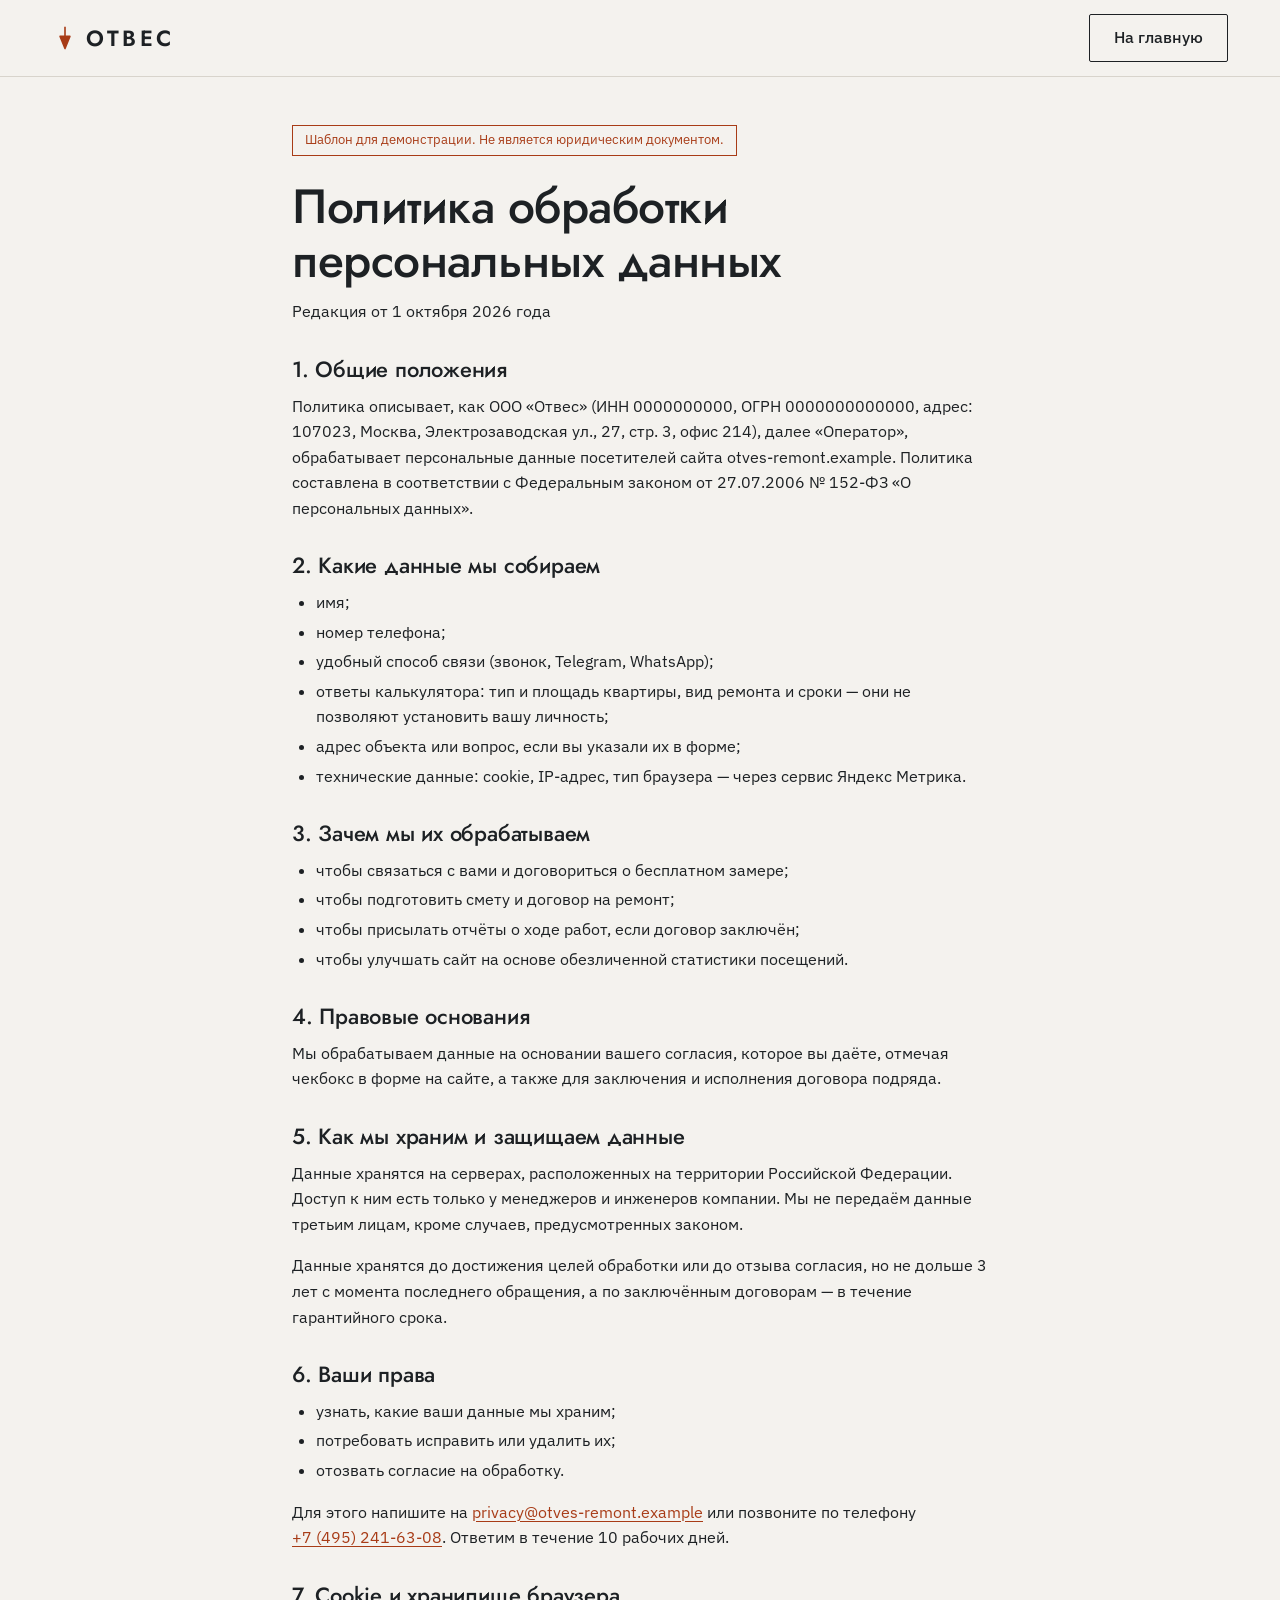
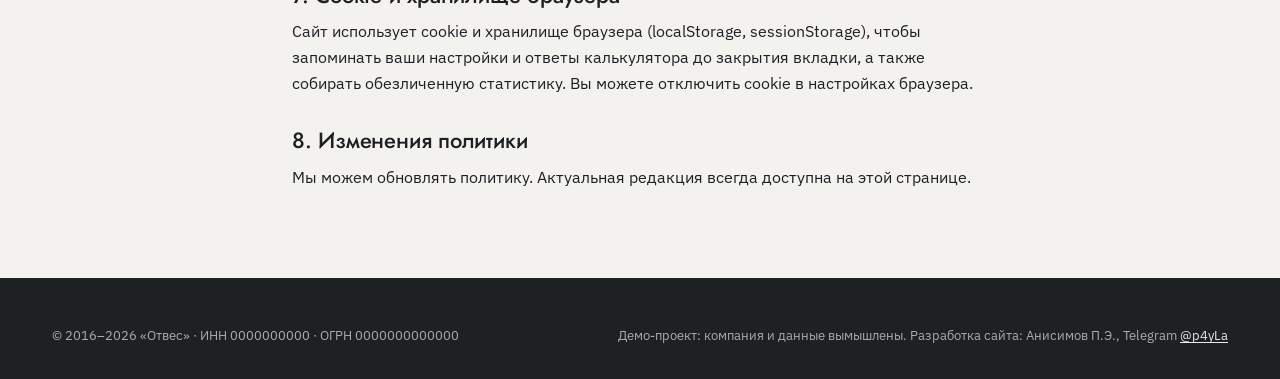
<file: privacy.html>
<!doctype html>
<html lang="ru">
<head>
  <meta charset="utf-8">
  <meta name="viewport" content="width=device-width, initial-scale=1">
  <title>Политика обработки персональных данных — «Отвес», ремонт квартир</title>
  <meta name="description" content="Как компания «Отвес» собирает, хранит и защищает персональные данные клиентов в соответствии с 152-ФЗ.">
  <link rel="canonical" href="https://p4yla.github.io/otves-remont/privacy.html">
  <meta name="theme-color" content="#f4f2ee">
  <link rel="icon" href="img/favicon.svg" type="image/svg+xml">
  <link rel="stylesheet" href="css/style.css">
</head>
<body>
  <a class="skip-link" href="#main">Перейти к содержанию</a>
  <header class="header is-scrolled">
    <div class="container header__inner">
      <a class="logo" href="index.html" aria-label="Отвес — на главную">
        <svg viewBox="0 0 32 32" aria-hidden="true" fill="none" stroke="currentColor" stroke-width="2" stroke-linejoin="round"><path d="M16 2v12"/><path d="M10 14h12l-6 15z" fill="currentColor"/></svg>
        <span>ОТВЕС</span>
      </a>
      <a class="btn btn--ghost" href="index.html" style="margin-left:auto">На главную</a>
    </div>
  </header>

  <main id="main" class="page">
    <article class="container doc">
      <p class="doc-badge">Шаблон для демонстрации. Не является юридическим документом.</p>
      <h1>Политика обработки персональных данных</h1>
      <p>Редакция от 1 октября 2026 года</p>

      <h2>1. Общие положения</h2>
      <p>Политика описывает, как ООО «Отвес» (ИНН 0000000000, ОГРН 0000000000000, адрес: 107023, Москва, Электрозаводская ул., 27, стр. 3, офис 214), далее «Оператор», обрабатывает персональные данные посетителей сайта otves-remont.example. Политика составлена в соответствии с Федеральным законом от 27.07.2006 № 152-ФЗ «О персональных данных».</p>

      <h2>2. Какие данные мы собираем</h2>
      <ul>
        <li>имя;</li>
        <li>номер телефона;</li>
        <li>удобный способ связи (звонок, Telegram, WhatsApp);</li>
        <li>ответы калькулятора: тип и площадь квартиры, вид ремонта и сроки — они не позволяют установить вашу личность;</li>
        <li>адрес объекта или вопрос, если вы указали их в форме;</li>
        <li>технические данные: cookie, IP-адрес, тип браузера — через сервис Яндекс Метрика.</li>
      </ul>

      <h2>3. Зачем мы их обрабатываем</h2>
      <ul>
        <li>чтобы связаться с вами и договориться о бесплатном замере;</li>
        <li>чтобы подготовить смету и договор на ремонт;</li>
        <li>чтобы присылать отчёты о ходе работ, если договор заключён;</li>
        <li>чтобы улучшать сайт на основе обезличенной статистики посещений.</li>
      </ul>

      <h2>4. Правовые основания</h2>
      <p>Мы обрабатываем данные на основании вашего согласия, которое вы даёте, отмечая чекбокс в форме на сайте, а также для заключения и исполнения договора подряда.</p>

      <h2>5. Как мы храним и защищаем данные</h2>
      <p>Данные хранятся на серверах, расположенных на территории Российской Федерации. Доступ к ним есть только у менеджеров и инженеров компании. Мы не передаём данные третьим лицам, кроме случаев, предусмотренных законом.</p>
      <p>Данные хранятся до достижения целей обработки или до отзыва согласия, но не дольше 3 лет с момента последнего обращения, а по заключённым договорам — в течение гарантийного срока.</p>

      <h2>6. Ваши права</h2>
      <ul>
        <li>узнать, какие ваши данные мы храним;</li>
        <li>потребовать исправить или удалить их;</li>
        <li>отозвать согласие на обработку.</li>
      </ul>
      <p>Для этого напишите на <a href="mailto:privacy@otves-remont.example">privacy@otves-remont.example</a> или позвоните по телефону <a href="tel:+74952416308">+7 (495) 241-63-08</a>. Ответим в течение 10 рабочих дней.</p>

      <h2>7. Cookie и хранилище браузера</h2>
      <p>Сайт использует cookie и хранилище браузера (localStorage, sessionStorage), чтобы запоминать ваши настройки и ответы калькулятора до закрытия вкладки, а также собирать обезличенную статистику. Вы можете отключить cookie в настройках браузера.</p>

      <h2>8. Изменения политики</h2>
      <p>Мы можем обновлять политику. Актуальная редакция всегда доступна на этой странице.</p>
    </article>
  </main>

  <footer class="footer">
    <div class="container footer__bottom" style="margin-top:0;border:0;padding-top:0">
      <p>© 2016–2026 «Отвес» · ИНН 0000000000 · ОГРН 0000000000000</p>
      <p>Демо-проект: компания и данные вымышлены. Разработка сайта: Анисимов П.Э., Telegram <a href="https://t.me/p4yLa" target="_blank" rel="noopener">@p4yLa</a></p>
    </div>
  </footer>
</body>
</html>
</file>
<file: css/style.css>
/* =========================================================
   «Отвес» — ремонт квартир под ключ. Стили.
   Mobile-first: базовые стили для телефона,
   дальше @media (min-width) расширяют для больших экранов.
   Стиль «архитектурный»: светлая бумага, тонкие линии, сетка,
   один акцент — терракота.
   ========================================================= */

/* ---------- 1. Переменные ---------- */
:root {
  /* Цвета */
  --c-bg: #f4f2ee;            /* тёплая бумага — основной фон */
  --c-paper: #ebe8e2;         /* альтернативные секции */
  --c-surface: #ffffff;       /* карточки, формы */
  --c-ink: #1d2124;           /* графит — основной текст */
  --c-ink-2: #55595d;         /* второстепенный текст: 6.3:1 на фоне, 5.8:1 на --c-paper */
  --c-line: #d8d4cc;          /* тонкие линии сетки */
  --c-line-2: #b9b4aa;        /* рамки полей */
  --c-accent: #a83c17;        /* терракота: кнопки, активное. Белый текст на ней 6.3:1 */
  --c-accent-hover: #8f3111;
  --c-accent-soft: #fbf1ec;   /* фон выбранного варианта */
  --c-dark: #1d2124;          /* тёмные секции */
  --c-dark-2: #272c30;
  --c-dark-line: #3a4045;
  --c-on-dark: #ece9e3;
  --c-on-dark-2: #a9aeb2;     /* 7.2:1 на тёмном */
  --c-accent-on-dark: #e2a084;
  --c-error: #b42318;
  --c-success: #2f6b3a;

  /* Шрифты */
  --f-head: "Jost", "Futura", "Century Gothic", "Segoe UI", Arial, sans-serif;
  --f-body: "IBM Plex Sans", "Segoe UI", Roboto, Arial, sans-serif;

  /* Размеры текста (clamp = плавно растут с шириной экрана) */
  --fs-xs: 0.8125rem;
  --fs-s: 0.9375rem;
  --fs-m: 1rem;
  --fs-l: 1.125rem;
  --fs-h3: 1.25rem;
  --fs-h2: clamp(1.75rem, 1.25rem + 2.2vw, 3rem);
  --fs-h1: clamp(2.125rem, 1.4rem + 3.4vw, 4rem);
  --lh: 1.6;

  /* Отступы */
  --sp-1: 0.25rem;
  --sp-2: 0.5rem;
  --sp-3: 0.75rem;
  --sp-4: 1rem;
  --sp-5: 1.5rem;
  --sp-6: 2rem;
  --sp-7: 3rem;
  --sp-8: 4.5rem;
  --section-y: clamp(4rem, 3rem + 5vw, 8rem);
  --gutter: 1rem;
  --container: 1240px;

  /* Скругления — почти прямые углы, как на чертеже */
  --r-s: 2px;
  --r-m: 3px;

  /* Прочее */
  --header-h: 64px;
  --ease: cubic-bezier(0.2, 0.7, 0.2, 1);
  --t: 0.22s;
  --shadow: 0 1px 2px rgba(29, 33, 36, 0.06), 0 12px 32px rgba(29, 33, 36, 0.08);
  --focus: 0 0 0 2px var(--c-bg), 0 0 0 4px var(--c-accent);
  --grid-line: rgba(29, 33, 36, 0.055);
}

@media (min-width: 768px) {
  :root { --gutter: 2rem; --header-h: 76px; }
}

/* ---------- 2. Шрифты (свои файлы, без Google Fonts) ----------
   Один вариативный файл на гарнитуру: Jost 400–600, IBM Plex Sans 400–600.
   Оставлены только символы сайта: латиница, кириллица, цифры, знаки «» — № ₽ ² ✓ ★.
   Как пересобрать — см. README, раздел «Шрифты». */
@font-face { font-family: "Jost"; font-weight: 400 600; font-display: swap; src: url("../fonts/jost.woff2") format("woff2"); }
@font-face { font-family: "IBM Plex Sans"; font-weight: 400 600; font-display: swap; src: url("../fonts/plex.woff2") format("woff2"); }

/* ---------- 3. База ---------- */
*, *::before, *::after { box-sizing: border-box; }
[hidden] { display: none !important; } /* иначе display у классов перебивает атрибут hidden */
html { -webkit-text-size-adjust: 100%; scroll-behavior: smooth; scroll-padding-top: calc(var(--header-h) + 12px); }
body {
  margin: 0;
  background: var(--c-bg);
  color: var(--c-ink);
  font: 400 var(--fs-m)/var(--lh) var(--f-body);
  overflow-x: hidden;
  -webkit-font-smoothing: antialiased;
}
img, svg { display: block; max-width: 100%; }
img { height: auto; }
a { color: inherit; text-underline-offset: 0.18em; text-decoration-thickness: 1px; }
a:hover { color: var(--c-accent); }
a[href^="tel:"] { white-space: nowrap; }
button, input, select, textarea { font: inherit; color: inherit; }
button { cursor: pointer; }
h1, h2, h3, h4 {
  margin: 0;
  font-family: var(--f-head);
  font-weight: 500;
  line-height: 1.12;
  letter-spacing: -0.01em;
}
h3 { font-size: var(--fs-h3); line-height: 1.25; }
p { margin: 0 0 var(--sp-4); }
ul, ol { margin: 0; padding: 0; list-style: none; }
table { border-collapse: collapse; width: 100%; font-variant-numeric: tabular-nums; }
:focus-visible { outline: none; box-shadow: var(--focus); border-radius: var(--r-s); }
.visually-hidden {
  position: absolute !important; width: 1px; height: 1px; padding: 0; margin: -1px;
  overflow: hidden; clip: rect(0 0 0 0); white-space: nowrap; border: 0;
}
.skip-link {
  position: absolute; left: var(--sp-4); top: -100px; z-index: 200;
  padding: var(--sp-3) var(--sp-4); background: var(--c-accent); color: #fff;
  font-weight: 500; text-decoration: none;
}
.skip-link:focus { top: var(--sp-4); color: #fff; }

.container { width: 100%; max-width: var(--container); margin-inline: auto; padding-inline: var(--gutter); }

.section { padding-block: var(--section-y); border-top: 1px solid var(--c-line); }
.section--paper { background: var(--c-paper); }
.section--ink { background: var(--c-dark); color: var(--c-on-dark); border-top: 0; }

/* Заголовок секции: номер раздела как на листе чертежа */
.section-head { margin-bottom: var(--sp-7); max-width: 760px; }
.eyebrow {
  display: flex; align-items: center; gap: var(--sp-3);
  margin-bottom: var(--sp-4);
  font: 500 var(--fs-xs)/1.3 var(--f-body); letter-spacing: 0.14em; text-transform: uppercase;
  color: var(--c-ink-2);
}
.eyebrow__num {
  display: inline-flex; align-items: center; justify-content: center;
  min-width: 2.25rem; height: 1.5rem; padding: 0 var(--sp-2);
  border: 1px solid currentColor; color: var(--c-accent);
  font-variant-numeric: tabular-nums; letter-spacing: 0.06em;
}
.section--ink .eyebrow { color: var(--c-on-dark-2); }
.section--ink .eyebrow__num { color: var(--c-accent-on-dark); }
.section-title { font-size: var(--fs-h2); margin-bottom: var(--sp-4); }
.section-lead { font-size: var(--fs-l); color: var(--c-ink-2); margin: 0; }
.section--ink .section-lead { color: var(--c-on-dark-2); }
.noscript-note { padding: var(--sp-5); background: var(--c-surface); border: 1px solid var(--c-line); margin-bottom: var(--sp-6); }

/* ---------- 4. Кнопки ---------- */
.btn {
  display: inline-flex; align-items: center; justify-content: center; gap: var(--sp-2);
  min-height: 48px; padding: var(--sp-3) var(--sp-5);
  border: 1px solid transparent; border-radius: var(--r-s);
  font: 500 var(--fs-m)/1.2 var(--f-body);
  text-decoration: none; text-align: center;
  transition: background-color var(--t), color var(--t), border-color var(--t), transform var(--t);
}
.btn svg { width: 20px; height: 20px; flex: none; transition: transform var(--t) var(--ease); }
.btn:hover svg { transform: translateX(3px); }
.btn--primary { background: var(--c-accent); color: #fff; }
.btn--primary:hover { background: var(--c-accent-hover); color: #fff; }
.btn--ghost { border-color: var(--c-ink); color: var(--c-ink); background: transparent; }
.btn--ghost:hover { background: var(--c-ink); color: var(--c-bg); }
.btn--link { padding-inline: var(--sp-2); background: none; color: var(--c-ink-2); }
.btn--link:hover { color: var(--c-ink); }
.btn--link:hover svg { transform: translateX(-3px); }
.btn--lg { min-height: 56px; padding-inline: var(--sp-6); font-size: var(--fs-l); }
.btn--block { width: 100%; }
.btn:disabled { opacity: 0.6; cursor: wait; }

/* ---------- 5. Шапка ---------- */
.header {
  position: sticky; top: 0; z-index: 100;
  background: rgba(244, 242, 238, 0.94);
  border-bottom: 1px solid transparent;
  transition: border-color var(--t), background-color var(--t);
}
/* Размытие — на псевдоэлементе: backdrop-filter на самой шапке сделал бы её
   контейнером для position: fixed, и мобильное меню обрезалось бы по высоте шапки */
@supports (backdrop-filter: blur(8px)) {
  .header { background: transparent; }
  .header::before { content: ""; position: absolute; inset: 0; z-index: -1; background: rgba(244, 242, 238, 0.82); backdrop-filter: blur(10px); }
}
.header.is-scrolled { border-bottom-color: var(--c-line); }
.header__inner { display: flex; align-items: center; gap: var(--sp-5); height: var(--header-h); }
.logo {
  display: inline-flex; align-items: center; gap: var(--sp-2);
  text-decoration: none; font: 600 1.375rem/1 var(--f-head); letter-spacing: 0.16em;
}
.logo:hover { color: inherit; }
.logo svg { width: 26px; height: 26px; color: var(--c-accent); }
.nav, .header__phone, .header__cta { display: none; }
.burger {
  margin-left: auto; width: 48px; height: 48px; padding: 12px;
  display: flex; flex-direction: column; justify-content: center; gap: 6px;
  background: none; border: 1px solid var(--c-line-2); border-radius: var(--r-s);
}
.burger span { display: block; height: 1.5px; background: currentColor; transition: transform var(--t), opacity var(--t); }
.burger[aria-expanded="true"] span:nth-child(1) { transform: translateY(7.5px) rotate(45deg); }
.burger[aria-expanded="true"] span:nth-child(2) { opacity: 0; }
.burger[aria-expanded="true"] span:nth-child(3) { transform: translateY(-7.5px) rotate(-45deg); }

.mobile-menu {
  position: fixed; inset: var(--header-h) 0 0; z-index: 99;
  background: var(--c-bg); overflow-y: auto; padding-block: var(--sp-5) var(--sp-7);
  border-top: 1px solid var(--c-line);
}
.mobile-menu ul { margin-bottom: var(--sp-6); }
.mobile-menu li { border-bottom: 1px solid var(--c-line); }
.mobile-menu li a { display: block; padding: var(--sp-4) 0; font: 500 1.375rem/1.2 var(--f-head); text-decoration: none; }
.mobile-menu__phone { display: inline-block; font: 500 1.5rem/1.2 var(--f-head); text-decoration: none; margin-bottom: var(--sp-2); }
.mobile-menu__hours { color: var(--c-ink-2); font-size: var(--fs-s); }
body.menu-open { overflow: hidden; }

@media (min-width: 1100px) {
  .burger, .mobile-menu { display: none !important; }
  .nav { display: block; margin-inline: auto; }
  .nav ul { display: flex; gap: var(--sp-5); }
  .nav a {
    position: relative; display: block; padding-block: var(--sp-2);
    font-size: var(--fs-s); text-decoration: none; color: var(--c-ink-2);
  }
  .nav a:hover, .nav a.is-active { color: var(--c-ink); }
  .nav a::after {
    content: ""; position: absolute; left: 0; right: 0; bottom: 0; height: 1px;
    background: var(--c-accent); transform: scaleX(0); transform-origin: left; transition: transform var(--t) var(--ease);
  }
  .nav a.is-active::after { transform: scaleX(1); }
  .header__phone { display: block; font-weight: 500; text-decoration: none; white-space: nowrap; font-variant-numeric: tabular-nums; }
  .header__cta { display: inline-flex; min-height: 44px; }
}

/* ---------- 6. Первый экран ---------- */
.hero {
  position: relative; padding-block: var(--sp-6) var(--sp-8);
  /* Сетка 32 px, как миллиметровка — едва заметная */
  background-image:
    linear-gradient(var(--grid-line) 1px, transparent 1px),
    linear-gradient(90deg, var(--grid-line) 1px, transparent 1px);
  background-size: 32px 32px;
  background-position: -1px -1px;
}
.hero__grid { display: grid; gap: var(--sp-7); }
.hero__title { font-size: var(--fs-h1); font-weight: 500; line-height: 1.06; margin-bottom: var(--sp-5); max-width: 15ch; }
.hero__lead { font-size: var(--fs-l); color: var(--c-ink-2); max-width: 54ch; margin-bottom: var(--sp-6); }
.hero__actions { display: flex; flex-wrap: wrap; gap: var(--sp-3); margin-bottom: var(--sp-7); }
.hero__actions .btn { flex: 1 1 220px; white-space: nowrap; }
@media (min-width: 1024px) { .hero__actions .btn { flex: 0 0 auto; } }
.hero__facts { display: grid; grid-template-columns: repeat(3, 1fr); border-top: 1px solid var(--c-ink); }
.hero__facts li { padding: var(--sp-3) var(--sp-3) 0 0; }
.hero__facts li + li { padding-left: var(--sp-3); border-left: 1px solid var(--c-line-2); }
.hero__facts b { display: block; font: 500 clamp(1.375rem, 1rem + 1.5vw, 2rem)/1.1 var(--f-head); margin-bottom: var(--sp-1); white-space: nowrap; }
.hero__facts span { display: block; font-size: var(--fs-xs); color: var(--c-ink-2); line-height: 1.35; }

.hero__media { position: relative; margin: 0; padding: 28px 28px 0 0; }
.hero__media img { width: 100%; aspect-ratio: 4 / 3; object-fit: cover; background: var(--c-paper); }
.hero__media figcaption { margin-top: var(--sp-3); font-size: var(--fs-xs); color: var(--c-ink-2); letter-spacing: 0.04em; }
/* Размерные линии: засечки на концах и подпись в разрыве */
.dim { position: absolute; color: var(--c-ink-2); font: 500 0.6875rem/1 var(--f-body); letter-spacing: 0.08em; font-variant-numeric: tabular-nums; }
.dim::before, .dim::after { content: ""; position: absolute; background: currentColor; }
.dim--h { top: 6px; left: 0; right: 28px; height: 13px; border-top: 1px solid currentColor; margin-top: 6px; }
.dim--h::before, .dim--h::after { top: -7px; width: 1px; height: 13px; }
.dim--h::before { left: 0; } .dim--h::after { right: 0; }
.dim--h span { position: absolute; left: 50%; top: -7px; transform: translateX(-50%); padding: 0 var(--sp-2); background: var(--c-bg); }
.dim--v { top: 28px; bottom: 34px; right: 6px; width: 13px; border-right: 1px solid currentColor; margin-right: 6px; }
.dim--v::before, .dim--v::after { right: -7px; height: 1px; width: 13px; }
.dim--v::before { top: 0; } .dim--v::after { bottom: 0; }
.dim--v span { position: absolute; top: 50%; right: -7px; transform: translate(50%, -50%) rotate(-90deg); padding: 0 var(--sp-2); background: var(--c-bg); white-space: nowrap; }

@media (min-width: 1024px) {
  .hero { padding-block: var(--sp-7) var(--sp-8); }
  .hero__grid { grid-template-columns: 1.05fr 1fr; align-items: center; gap: var(--sp-8); }
}

/* ---------- 7. Квиз ---------- */
.quiz-wrap { display: grid; gap: var(--sp-5); align-items: start; }
@media (min-width: 1024px) { .quiz-wrap { grid-template-columns: minmax(0, 1fr) 340px; gap: var(--sp-6); } }

.quiz {
  position: relative;
  background: var(--c-surface); border: 1px solid var(--c-line);
  padding: var(--sp-5) var(--sp-4);
  box-shadow: var(--shadow);
}
@media (min-width: 768px) { .quiz { padding: var(--sp-6) var(--sp-7); } }
/* Без JS квиз не работает — прячем его, вместо него <noscript> с телефоном */
html:not(.js) .quiz-wrap { display: none; }

.quiz__top { display: flex; align-items: center; gap: var(--sp-4); margin-bottom: var(--sp-5); }
.quiz__counter { margin: 0; flex: none; font-size: var(--fs-xs); letter-spacing: 0.1em; text-transform: uppercase; color: var(--c-ink-2); font-variant-numeric: tabular-nums; }
.quiz__bar { flex: 1; height: 3px; background: var(--c-paper); overflow: hidden; }
.quiz__bar span { display: block; height: 100%; width: 0; background: var(--c-accent); transition: width 0.4s var(--ease); }

.step { border: 0; margin: 0; padding: 0; min-width: 0; }
.step__title { padding: 0; margin-bottom: var(--sp-4); font: 500 clamp(1.375rem, 1.1rem + 1vw, 1.875rem)/1.2 var(--f-head); }
.step__hint { color: var(--c-ink-2); font-size: var(--fs-s); margin-top: calc(-1 * var(--sp-2)); }
.step.is-entering { animation: step-in 0.35s var(--ease); }
@keyframes step-in { from { opacity: 0; transform: translateX(16px); } to { opacity: 1; transform: none; } }

/* Варианты ответа — карточки с радиокнопкой внутри */
.options { display: grid; gap: var(--sp-3); }
@media (min-width: 560px) { .options--2 { grid-template-columns: repeat(2, 1fr); } }
@media (min-width: 768px) { .options--3 { grid-template-columns: repeat(3, 1fr); } }
.option { position: relative; display: block; cursor: pointer; }
.option input { position: absolute; opacity: 0; width: 1px; height: 1px; }
.option__box {
  display: flex; flex-direction: column; gap: var(--sp-1); height: 100%;
  padding: var(--sp-4); border: 1px solid var(--c-line-2); border-radius: var(--r-s);
  background: var(--c-surface);
  transition: border-color var(--t), background-color var(--t), box-shadow var(--t);
}
.option__box b { font-weight: 500; font-size: var(--fs-l); line-height: 1.3; }
.option__box small { color: var(--c-ink-2); font-size: var(--fs-s); line-height: 1.45; display: block; }
.option__icon { width: 44px; height: 44px; color: var(--c-ink); margin-bottom: var(--sp-2); transition: color var(--t); }
.option:hover .option__box { border-color: var(--c-ink); }
.option input:checked + .option__box { border-color: var(--c-accent); background: var(--c-accent-soft); box-shadow: inset 0 0 0 1px var(--c-accent); }
.option input:checked + .option__box .option__icon { color: var(--c-accent); }
.option input:focus-visible + .option__box { box-shadow: var(--focus); }
.option input:disabled + .option__box { cursor: not-allowed; border-style: dashed; background: var(--c-bg); }
.option input:disabled + .option__box b,
.option input:disabled + .option__box small:not(.option__note),
.option input:disabled + .option__box .option__price,
.option input:disabled + .option__box .option__icon { color: #8a8e92; }
.option:hover input:disabled + .option__box { border-color: var(--c-line-2); }
.option input:disabled + .option__box .option__price { text-decoration: line-through; }
.option__note:not(:empty) { margin-top: var(--sp-2); color: var(--c-accent) !important; }
/* Вариант в строку: иконка — текст — цена */
.option--row .option__box { flex-direction: row; align-items: center; gap: var(--sp-4); }
.option--row .option__icon { margin: 0; flex: none; width: 40px; height: 40px; }
.option--row .option__box > span:not(.option__price) { flex: 1; min-width: 0; }
.option__price { flex: none; font: 500 var(--fs-s)/1.2 var(--f-body); white-space: nowrap; color: var(--c-ink); }
@media (max-width: 559px) {
  .option--row .option__box { flex-wrap: wrap; }
  .option__price { width: 100%; padding-left: calc(40px + var(--sp-4)); }
}
.option--center .option__box { align-items: center; text-align: center; }
@media (max-width: 559px) {
  .option:not(.option--row):not(.option--center) .option__box { display: grid; grid-template-columns: 40px 1fr; column-gap: var(--sp-4); align-items: start; }
  .option:not(.option--row):not(.option--center) .option__icon { grid-row: span 2; width: 40px; height: 40px; margin: 0; }
  /* санузлы: три коротких варианта помещаются в ряд */
  .options--3:has(.option--center) { grid-template-columns: repeat(3, 1fr); gap: var(--sp-2); }
  .option--center .option__box { padding: var(--sp-3) var(--sp-2); }
  .option--center .option__box b { font-size: var(--fs-m); }
  .option--center .option__box small { font-size: var(--fs-xs); }
}
.option__num { font: 500 2.5rem/1 var(--f-head); color: var(--c-ink); margin-bottom: var(--sp-1); }
.option input:checked + .option__box .option__num { color: var(--c-accent); }

/* Площадь: большое число + ползунок + быстрые варианты */
.area__value { display: flex; align-items: flex-end; gap: var(--sp-3); margin-bottom: var(--sp-4); }
.area__input {
  width: 3.4ch; padding: 0 0 var(--sp-1); border: 0; border-bottom: 2px solid var(--c-ink);
  background: transparent; font: 500 clamp(3rem, 2.4rem + 3vw, 4.5rem)/1 var(--f-head);
  font-variant-numeric: tabular-nums; border-radius: 0;
  -moz-appearance: textfield; appearance: textfield;
}
.area__input::-webkit-outer-spin-button, .area__input::-webkit-inner-spin-button { -webkit-appearance: none; margin: 0; }
.area__input:focus-visible { box-shadow: none; border-bottom-color: var(--c-accent); }
.area__input[aria-invalid="true"] { border-bottom-color: var(--c-error); }
.area__unit { font: 500 1.75rem/1 var(--f-head); color: var(--c-ink-2); padding-bottom: 0.6rem; }

.area__range {
  --fill: 15%;
  width: 100%; height: 32px; margin: 0; background: transparent; cursor: pointer;
  -webkit-appearance: none; appearance: none;
}
.area__range::-webkit-slider-runnable-track { height: 3px; background: linear-gradient(to right, var(--c-accent) var(--fill), var(--c-line-2) var(--fill)); }
.area__range::-moz-range-track { height: 3px; background: var(--c-line-2); }
.area__range::-moz-range-progress { height: 3px; background: var(--c-accent); }
.area__range::-webkit-slider-thumb {
  -webkit-appearance: none; width: 28px; height: 28px; margin-top: -12.5px;
  background: var(--c-surface); border: 2px solid var(--c-accent); border-radius: 50%;
  box-shadow: 0 1px 4px rgba(0,0,0,.15);
}
.area__range::-moz-range-thumb { width: 24px; height: 24px; background: var(--c-surface); border: 2px solid var(--c-accent); border-radius: 50%; }
.area__range:focus-visible { box-shadow: none; }
.area__range:focus-visible::-webkit-slider-thumb { box-shadow: var(--focus); }
.area__range:focus-visible::-moz-range-thumb { box-shadow: var(--focus); }
.area__scale { display: flex; justify-content: space-between; font-size: var(--fs-xs); color: var(--c-ink-2); margin-bottom: var(--sp-5); font-variant-numeric: tabular-nums; }
.chips { display: flex; flex-wrap: wrap; gap: var(--sp-2); }
.chip {
  min-height: 40px; padding: var(--sp-2) var(--sp-4);
  border: 1px solid var(--c-line-2); border-radius: 999px; background: var(--c-surface);
  font-size: var(--fs-s); transition: border-color var(--t), background-color var(--t);
}
.chip:hover { border-color: var(--c-ink); }
.chip[aria-pressed="true"] { border-color: var(--c-accent); background: var(--c-accent-soft); color: var(--c-accent); }

/* Ошибки и навигация */
.step-error:empty, .field__error:empty { display: none; }
.step-error { margin: var(--sp-4) 0 0; color: var(--c-error); font-size: var(--fs-s); }
.quiz__nav {
  display: flex; align-items: center; gap: var(--sp-3); flex-wrap: wrap;
  margin-top: var(--sp-6); padding-top: var(--sp-5); border-top: 1px solid var(--c-line);
}
.quiz__nav #quiz-next, .quiz__nav #quiz-submit { margin-left: auto; }
.quiz.is-result .quiz__live { display: none; }
.quiz__live { margin: 0; font-size: var(--fs-s); color: var(--c-ink-2); font-variant-numeric: tabular-nums; }
.quiz__live b { color: var(--c-ink); font-weight: 600; }
@media (max-width: 559px) {
  .quiz__live { order: -1; width: 100%; }
  .quiz__nav #quiz-next, .quiz__nav #quiz-submit { flex: 1; }
}
@media (min-width: 1024px) { .quiz__live { display: none; } }

/* Итог */
.result { margin-bottom: var(--sp-6); }
.result__total {
  margin-bottom: var(--sp-4);
  font: 500 clamp(1.875rem, 1.3rem + 2.6vw, 3rem)/1.1 var(--f-head); font-variant-numeric: tabular-nums;
  color: var(--c-accent);
}
.result__total small { display: block; font: 400 var(--fs-s)/1.4 var(--f-body); color: var(--c-ink-2); margin-bottom: var(--sp-1); }
.result__meta { display: grid; grid-template-columns: 1fr 1fr; border-top: 1px solid var(--c-ink); margin-bottom: var(--sp-5); }
.result__meta li { padding-top: var(--sp-3); }
.result__meta li + li { padding-left: var(--sp-4); border-left: 1px solid var(--c-line); }
.result__meta span { display: block; font-size: var(--fs-xs); color: var(--c-ink-2); text-transform: uppercase; letter-spacing: 0.1em; }
.result__meta b { font: 500 1.25rem/1.3 var(--f-head); white-space: nowrap; }
@media (max-width: 559px) {
  .result__meta b { font-size: 1.0625rem; }
  /* На телефоне сумма под названием статьи — иначе колонка с названием сжимается в столбик */
  .result__table thead { display: none; }
  .result__table tr { display: flex; flex-direction: column; padding: var(--sp-3) 0; border-bottom: 1px solid var(--c-line); }
  .result__table td { border: 0; padding: 0; }
  .result__table td:last-child { text-align: left; padding: var(--sp-1) 0 0; font-weight: 500; }
}
.result__table { font-size: var(--fs-s); margin-bottom: var(--sp-4); }
.result__table th { text-align: left; font-weight: 500; font-size: var(--fs-xs); color: var(--c-ink-2); text-transform: uppercase; letter-spacing: 0.08em; padding-bottom: var(--sp-2); border-bottom: 1px solid var(--c-line-2); }
.result__table th:last-child, .result__table td:last-child { text-align: right; white-space: nowrap; padding-left: var(--sp-3); }
.result__table td { padding: var(--sp-3) 0; border-bottom: 1px solid var(--c-line); vertical-align: top; }
.result__note { font-size: var(--fs-s); color: var(--c-ink-2); margin: 0; padding: var(--sp-3) var(--sp-4); background: var(--c-bg); border-left: 2px solid var(--c-accent); }

/* Форма заявки внутри итога */
.lead { padding-top: var(--sp-5); border-top: 1px solid var(--c-line); }
.lead__title { font-size: 1.5rem; margin-bottom: var(--sp-2); }
.lead__text { color: var(--c-ink-2); font-size: var(--fs-s); margin-bottom: var(--sp-5); }
@media (min-width: 768px) {
  .lead { display: grid; grid-template-columns: 1fr 1fr; column-gap: var(--sp-4); }
  .lead__title, .lead__text, .lead .contact-way, .lead .consent { grid-column: 1 / -1; }
}

.field { margin-bottom: var(--sp-4); }
.field label { display: block; margin-bottom: var(--sp-1); font-size: var(--fs-s); font-weight: 500; }
.req { color: var(--c-accent); }
.input {
  width: 100%; min-height: 50px; padding: var(--sp-3) var(--sp-4);
  background: var(--c-surface); border: 1px solid var(--c-line-2); border-radius: var(--r-s);
  transition: border-color var(--t), box-shadow var(--t);
}
textarea.input { resize: vertical; min-height: 96px; }
.input::placeholder { color: #8a8e92; }
.input:hover { border-color: var(--c-ink-2); }
.input:focus-visible { border-color: var(--c-accent); box-shadow: 0 0 0 3px rgba(168, 60, 23, 0.18); }
.field.is-invalid .input { border-color: var(--c-error); }
.field.is-valid .input { border-color: var(--c-success); }
.field__error { margin: var(--sp-1) 0 0; color: var(--c-error); font-size: var(--fs-xs); }

.contact-way { border: 0; padding: 0; margin: 0 0 var(--sp-4); min-width: 0; }
.contact-way legend { padding: 0; margin-bottom: var(--sp-2); font-size: var(--fs-s); font-weight: 500; }
.segmented { display: grid; grid-template-columns: repeat(3, 1fr); border: 1px solid var(--c-line-2); border-radius: var(--r-s); overflow: hidden; }
.segmented label { position: relative; cursor: pointer; }
.segmented label + label { border-left: 1px solid var(--c-line-2); }
.segmented input { position: absolute; opacity: 0; width: 1px; height: 1px; }
.segmented span {
  display: flex; align-items: center; justify-content: center; gap: var(--sp-2);
  min-height: 48px; padding: var(--sp-2); font-size: var(--fs-s); text-align: center;
  transition: background-color var(--t), color var(--t);
}
.segmented svg { width: 18px; height: 18px; flex: none; }
.segmented input:checked + span { background: var(--c-ink); color: #fff; }
.segmented input:focus-visible + span { box-shadow: inset 0 0 0 3px var(--c-accent); }
@media (max-width: 379px) { .segmented svg { display: none; } }
.contact-way__hint { margin: var(--sp-2) 0 0; font-size: var(--fs-xs); color: var(--c-ink-2); }

.consent { position: relative; display: grid; grid-template-columns: 24px 1fr; gap: var(--sp-3); font-size: var(--fs-s); color: var(--c-ink-2); cursor: pointer; }
.consent input { position: absolute; opacity: 0; width: 24px; height: 24px; margin: 0; }
.consent__box { width: 24px; height: 24px; border: 1px solid var(--c-line-2); border-radius: var(--r-s); background: var(--c-surface); display: grid; place-items: center; }
.consent__box svg { width: 16px; height: 16px; color: #fff; opacity: 0; }
.consent input:checked + .consent__box { background: var(--c-accent); border-color: var(--c-accent); }
.consent input:checked + .consent__box svg { opacity: 1; }
.consent input:focus-visible + .consent__box { box-shadow: var(--focus); }
.consent.is-invalid .consent__box { border-color: var(--c-error); }
.consent__error { grid-column: 2; color: var(--c-error); font-size: var(--fs-xs); }
.consent__error:empty { display: none; }

/* Экран успеха */
.success { text-align: center; padding: var(--sp-6) 0 var(--sp-4); }
.success:focus { box-shadow: none; }
.success__icon { width: 64px; height: 64px; margin: 0 auto var(--sp-4); border: 1px solid var(--c-success); border-radius: 50%; display: grid; place-items: center; color: var(--c-success); }
.success__icon svg { width: 30px; height: 30px; }
.success h3 { font-size: 1.75rem; margin-bottom: var(--sp-3); }
.success p { color: var(--c-ink-2); max-width: 46ch; margin-inline: auto; }
.success__sum { font-variant-numeric: tabular-nums; }
.success--small { padding: var(--sp-4) 0 0; }
.success--small h3 { font-size: 1.375rem; }
.quiz.is-done > :not(.success) { display: none !important; }

/* Боковая панель «Ваш расчёт» */
.estimate { display: none; }
@media (min-width: 1024px) {
  .estimate {
    display: block; position: sticky; top: calc(var(--header-h) + var(--sp-5));
    padding: var(--sp-5); background: var(--c-dark); color: var(--c-on-dark);
  }
}
.estimate__title { font-size: var(--fs-h3); margin-bottom: var(--sp-4); }
.estimate__list > div { display: flex; justify-content: space-between; gap: var(--sp-3); padding: var(--sp-2) 0; border-bottom: 1px solid var(--c-dark-line); font-size: var(--fs-s); }
.estimate__list dt { color: var(--c-on-dark-2); }
.estimate__list dd { margin: 0; text-align: right; }
.estimate__total { margin-top: var(--sp-5); }
.estimate__total span { display: block; font-size: var(--fs-xs); text-transform: uppercase; letter-spacing: 0.1em; color: var(--c-on-dark-2); margin-bottom: var(--sp-1); }
.estimate__total strong { display: block; font: 500 1.625rem/1.2 var(--f-head); font-variant-numeric: tabular-nums; color: var(--c-accent-on-dark); }
.estimate__total strong.is-empty { font-size: var(--fs-l); color: var(--c-on-dark-2); }
.estimate__note { margin: var(--sp-4) 0 0; font-size: var(--fs-xs); color: var(--c-on-dark-2); line-height: 1.5; }
.estimate.is-bump .estimate__total strong { animation: bump 0.4s var(--ease); }
@keyframes bump { 40% { transform: translateY(-3px); } }

/* ---------- 8. Объекты и слайдер «до/после» ---------- */
.objects { display: grid; gap: var(--sp-7) var(--sp-6); }
@media (min-width: 1024px) { .objects { grid-template-columns: 1fr 1fr; } }
.object__body { padding-top: var(--sp-4); }
.object__kind { margin-bottom: var(--sp-2); font-size: var(--fs-xs); text-transform: uppercase; letter-spacing: 0.12em; color: var(--c-ink-2); }
.object__title { font-size: 1.5rem; margin-bottom: var(--sp-4); }
.object__stats { display: grid; grid-template-columns: repeat(3, auto); justify-content: start; margin: 0 0 var(--sp-4); border-top: 1px solid var(--c-ink); }
.object__stats div { padding: var(--sp-2) var(--sp-5) 0 0; }
.object__stats div + div { padding-left: var(--sp-4); border-left: 1px solid var(--c-line-2); }
.object__stats dt { font-size: var(--fs-xs); color: var(--c-ink-2); }
.object__stats dd { margin: 0; font: 500 var(--fs-l)/1.3 var(--f-head); white-space: nowrap; font-variant-numeric: tabular-nums; }
.object__text { color: var(--c-ink-2); margin: 0; }

.ba {
  --pos: 50%;
  position: relative; overflow: hidden; aspect-ratio: 4 / 3; background: var(--c-paper);
  user-select: none; -webkit-user-select: none; touch-action: pan-y;
}
.ba img { width: 100%; height: 100%; object-fit: cover; pointer-events: none; }
.ba__before { position: absolute; inset: 0; clip-path: inset(0 calc(100% - var(--pos)) 0 0); }
.ba__tag {
  position: absolute; top: var(--sp-3); padding: 2px var(--sp-2);
  background: rgba(29, 33, 36, 0.78); color: #fff; font-size: var(--fs-xs); letter-spacing: 0.1em; text-transform: uppercase;
  pointer-events: none;
}
.ba__tag--before { left: var(--sp-3); }
.ba__tag--after { right: var(--sp-3); }
.ba__handle {
  position: absolute; top: 0; bottom: 0; left: var(--pos); width: 44px; margin-left: -22px;
  display: flex; align-items: center; justify-content: center; cursor: ew-resize;
}
.ba__handle::before { content: ""; position: absolute; top: 0; bottom: 0; left: 50%; width: 2px; margin-left: -1px; background: #fff; box-shadow: 0 0 6px rgba(0,0,0,.3); }
.ba__knob {
  position: relative; width: 44px; height: 44px; border-radius: 50%;
  background: #fff; color: var(--c-ink); display: flex; align-items: center; justify-content: center; gap: 2px;
  box-shadow: 0 2px 10px rgba(0,0,0,.25); transition: transform var(--t);
}
.ba__knob svg { width: 14px; height: 14px; }
.ba.is-dragging .ba__knob, .ba__handle:hover .ba__knob { transform: scale(1.08); }
.ba__handle:focus-visible { box-shadow: none; }
.ba__handle:focus-visible .ba__knob { box-shadow: 0 0 0 3px #fff, 0 0 0 5px var(--c-accent); }

/* ---------- 9. Этапы ---------- */
.stages { display: grid; gap: 0; counter-reset: stage; border-top: 1px solid var(--c-ink); }
@media (min-width: 640px) { .stages { grid-template-columns: repeat(2, 1fr); } }
@media (min-width: 1024px) { .stages { grid-template-columns: repeat(3, 1fr); } }
.stage { position: relative; padding: var(--sp-5) var(--sp-4) var(--sp-5) 0; border-bottom: 1px solid var(--c-line-2); display: flex; flex-direction: column; }
@media (min-width: 640px) {
  .stage { padding-inline: var(--sp-5); }
  .stage:nth-child(2n+1) { padding-left: 0; }
  .stage:nth-child(2n) { border-left: 1px solid var(--c-line-2); }
}
@media (min-width: 1024px) {
  .stage:nth-child(2n) { border-left: 0; }
  .stage:nth-child(2n+1) { padding-left: var(--sp-5); }
  .stage:nth-child(3n+1) { padding-left: 0; }
  .stage:not(:nth-child(3n+1)) { border-left: 1px solid var(--c-line-2); }
}
@media (max-width: 639px) {
  .stage { display: grid; grid-template-columns: 3.5rem 1fr; padding-right: 0; }
  .stage > * { grid-column: 2; }
  .stage .stage__num { grid-column: 1; grid-row: 1 / span 3; font-size: 2rem !important; margin: 0; }
}
.stage__num { display: block; margin-bottom: var(--sp-4); font: 400 2.75rem/1 var(--f-head); color: var(--c-accent); font-variant-numeric: tabular-nums; }
.stage h3 { margin-bottom: var(--sp-2); }
.stage p { color: var(--c-ink-2); font-size: var(--fs-s); }
.stage .stage__meta { margin: auto 0 0; padding-top: var(--sp-3); display: flex; justify-content: space-between; gap: var(--sp-3); font-size: var(--fs-s); color: var(--c-ink); }
.stage__meta b { font-weight: 600; padding: 0 var(--sp-2); border: 1px solid var(--c-ink); }

/* Фотоотчёт в чате */
.report { display: grid; gap: var(--sp-6); margin-top: var(--sp-8); align-items: center; }
@media (min-width: 900px) { .report { grid-template-columns: 1fr 1fr; gap: var(--sp-8); } }
.report h3 { font-size: clamp(1.5rem, 1.2rem + 1vw, 2rem); margin-bottom: var(--sp-4); }
.report p { color: var(--c-ink-2); }
.chat { max-width: 440px; width: 100%; justify-self: center; background: #e5e7e1; border: 1px solid var(--c-line-2); padding: 0 var(--sp-4) var(--sp-4); font-size: var(--fs-s); }
.chat__head { display: flex; flex-direction: column; margin: 0 calc(-1 * var(--sp-4)) var(--sp-4); padding: var(--sp-3) var(--sp-4); background: var(--c-surface); border-bottom: 1px solid var(--c-line); }
.chat__head span { font-size: var(--fs-xs); color: var(--c-ink-2); }
.chat__msg { position: relative; max-width: 88%; margin-bottom: var(--sp-3); padding: var(--sp-2) var(--sp-3) var(--sp-4); background: var(--c-surface); border-radius: 10px 10px 10px 2px; box-shadow: 0 1px 1px rgba(0,0,0,.06); }
.chat__msg p { margin: 0; color: var(--c-ink); line-height: 1.5; }
.chat__msg img { margin: var(--sp-1) 0 var(--sp-2); border-radius: 6px; width: 100%; aspect-ratio: 4 / 3; object-fit: cover; }
.chat__msg--me { margin-left: auto; background: #dcebd5; border-radius: 10px 10px 2px 10px; }
.chat__msg:last-child { margin-bottom: 0; }
.chat__author { font-size: var(--fs-xs); font-weight: 600; color: var(--c-accent) !important; }
.chat__time { position: absolute; right: var(--sp-3); bottom: 4px; font-size: 0.6875rem; color: #4f5458; } /* 5:1 и на белом, и на зелёном */

/* ---------- 10. Цены и смета ---------- */
.tariffs { display: grid; gap: var(--sp-4); margin-bottom: var(--sp-7); }
@media (min-width: 900px) { .tariffs { grid-template-columns: repeat(3, 1fr); gap: 0; } }
.tariff { position: relative; display: flex; flex-direction: column; padding: var(--sp-5); background: var(--c-surface); border: 1px solid var(--c-line); }
@media (min-width: 900px) { .tariff + .tariff { border-left: 0; } .tariff { padding: var(--sp-6); } }
.tariff--accent { border: 2px solid var(--c-accent) !important; z-index: 1; }
@media (min-width: 900px) { .tariff--accent { margin: calc(-1 * var(--sp-3)) 0; padding-block: calc(var(--sp-6) + var(--sp-3)); } }
.tariff__badge { position: absolute; top: 0; right: var(--sp-5); transform: translateY(-50%); margin: 0; padding: 2px var(--sp-3); background: var(--c-accent); color: #fff; font-size: var(--fs-xs); letter-spacing: 0.06em; }
.tariff h3 { font-size: 1.5rem; margin-bottom: var(--sp-3); }
.tariff__price { margin-bottom: var(--sp-1); font: 500 2rem/1.1 var(--f-head); font-variant-numeric: tabular-nums; }
.tariff__price span, .tariff__price small { font: 400 var(--fs-m)/1 var(--f-body); color: var(--c-ink-2); }
.tariff__time { font-size: var(--fs-s); color: var(--c-ink-2); padding-bottom: var(--sp-4); border-bottom: 1px solid var(--c-line); }
.tariff ul { margin-bottom: var(--sp-5); }
.tariff li { position: relative; padding: var(--sp-1) 0 var(--sp-1) var(--sp-5); font-size: var(--fs-s); }
.tariff li::before { content: ""; position: absolute; left: 2px; top: 0.85em; width: 10px; height: 1px; background: var(--c-accent); }
.tariff__for { margin: auto 0 0; font-size: var(--fs-s); color: var(--c-ink-2); font-style: italic; }

.smeta { background: var(--c-surface); border: 1px solid var(--c-line); }
.smeta summary {
  display: flex; align-items: center; justify-content: space-between; gap: var(--sp-4);
  padding: var(--sp-4) var(--sp-5); cursor: pointer; list-style: none; min-height: 64px;
}
.smeta summary::-webkit-details-marker { display: none; }
.smeta summary b { font-weight: 600; }
.smeta summary svg, .faq summary svg { width: 24px; height: 24px; flex: none; color: var(--c-accent); transition: transform var(--t) var(--ease); }
.smeta[open] summary svg, .faq details[open] summary svg { transform: rotate(45deg); }
.smeta summary:hover { background: var(--c-bg); }
.smeta__body { padding: 0 var(--sp-5) var(--sp-5); }
.smeta__scroll { overflow-x: auto; margin-inline: calc(-1 * var(--sp-5)); padding-inline: var(--sp-5); }
.smeta__table { min-width: 560px; font-size: var(--fs-s); }
.smeta__table th, .smeta__table td { padding: var(--sp-2) var(--sp-3) var(--sp-2) 0; border-bottom: 1px solid var(--c-line); text-align: left; }
.smeta__table td:nth-child(n+2), .smeta__table thead th:nth-child(n+2), .smeta__table tfoot td { text-align: right; white-space: nowrap; }
.smeta__table thead th { font-size: var(--fs-xs); font-weight: 500; text-transform: uppercase; letter-spacing: 0.08em; color: var(--c-ink-2); border-bottom-color: var(--c-ink); }
.smeta__group th { padding-top: var(--sp-4); font-weight: 600; font-size: var(--fs-s); border-bottom-color: var(--c-line-2); }
.smeta__table tfoot th, .smeta__table tfoot td { padding-top: var(--sp-3); border-bottom: 0; border-top: 2px solid var(--c-ink); font: 500 1.25rem/1.3 var(--f-head); }
/* Телефон: строка сметы в две линии — название, ниже «объём × цена» и сумма */
@media (max-width: 639px) {
  .smeta__scroll { overflow: visible; margin: 0; padding: 0; }
  .smeta__table { min-width: 0; }
  .smeta__table thead { display: none; }
  .smeta__table tr { display: grid; grid-template-columns: auto auto 1fr; column-gap: var(--sp-2); align-items: baseline; padding: var(--sp-2) 0; border-bottom: 1px solid var(--c-line); }
  .smeta__table td, .smeta__table th { padding: 0; border: 0; }
  .smeta__table tbody td:first-child { grid-column: 1 / -1; margin-bottom: 2px; }
  .smeta__table tbody td:nth-child(2), .smeta__table tbody td:nth-child(3) { font-size: var(--fs-xs); color: var(--c-ink-2); }
  .smeta__table tbody td:nth-child(3)::before { content: "× "; }
  .smeta__table tbody td:nth-child(4) { font-weight: 500; }
  .smeta__group { display: block !important; padding-top: var(--sp-4) !important; border-bottom-color: var(--c-line-2) !important; }
  .smeta__table tfoot tr { grid-template-columns: 1fr auto; border-bottom: 0; border-top: 2px solid var(--c-ink); margin-top: var(--sp-2); }
  .smeta__table tfoot th, .smeta__table tfoot td { border: 0; padding: var(--sp-2) 0 0; }
}
.smeta__note { margin: var(--sp-4) 0 0; font-size: var(--fs-s); color: var(--c-ink-2); }
.smeta__note a { color: var(--c-accent); font-weight: 500; }

/* ---------- 11. Гарантии (тёмная секция) ---------- */
.guarantee { display: grid; gap: var(--sp-6); }
.guarantee .section-head { margin-bottom: 0; }
.guarantee__photo { margin: 0; }
.guarantee__photo img { width: 100%; aspect-ratio: 3 / 2; object-fit: cover; object-position: 50% 60%; }
.guarantee__photo figcaption { margin-top: var(--sp-3); font-size: var(--fs-s); color: var(--c-on-dark-2); }
.promises { display: grid; gap: 0; border-top: 1px solid var(--c-dark-line); }
@media (min-width: 640px) { .promises { grid-template-columns: 1fr 1fr; } }
.promises li { padding: var(--sp-5) var(--sp-4) var(--sp-5) 0; border-bottom: 1px solid var(--c-dark-line); }
@media (min-width: 640px) { .promises li:nth-child(2n) { padding-left: var(--sp-5); border-left: 1px solid var(--c-dark-line); } }
.promises svg { width: 40px; height: 40px; color: var(--c-accent-on-dark); margin-bottom: var(--sp-3); }
.promises h3 { margin-bottom: var(--sp-2); }
.promises p { margin: 0; color: var(--c-on-dark-2); font-size: var(--fs-s); }
@media (min-width: 1024px) {
  .guarantee { grid-template-columns: 380px 1fr; grid-template-rows: auto 1fr; column-gap: var(--sp-8); row-gap: var(--sp-6); }
  .guarantee .section-head { grid-column: 2; }
  .guarantee__photo { grid-column: 1; grid-row: 1 / 3; }
  .guarantee__photo img { aspect-ratio: 4 / 5; }
  .promises { grid-column: 2; }
}

/* ---------- 12. Отзывы ---------- */
.reviews {
  display: grid; grid-auto-flow: column; grid-auto-columns: 86%; gap: var(--sp-4);
  overflow-x: auto; scroll-snap-type: x mandatory; overscroll-behavior-x: contain;
  padding-bottom: var(--sp-4); margin-inline: calc(-1 * var(--gutter)); padding-inline: var(--gutter);
  scroll-padding-inline: var(--gutter);
  scrollbar-width: thin; scrollbar-color: var(--c-line-2) transparent;
}
@media (min-width: 768px) { .reviews { grid-auto-columns: calc((100% - 2 * var(--gutter) - var(--sp-4)) / 2); } }
@media (min-width: 1100px) {
  .reviews { grid-auto-flow: row; grid-template-columns: repeat(3, 1fr); overflow: visible; margin-inline: 0; padding-inline: 0; padding-bottom: 0; }
}
.review { scroll-snap-align: start; display: flex; flex-direction: column; padding: var(--sp-5); background: var(--c-surface); border: 1px solid var(--c-line); }
.review__stars { margin-bottom: var(--sp-3); color: var(--c-accent); letter-spacing: 0.2em; }
.review__star-off { color: var(--c-line-2); }
.review blockquote { margin: 0 0 var(--sp-5); }
.review blockquote p { margin: 0; }
.review footer { margin-top: auto; padding-top: var(--sp-3); border-top: 1px solid var(--c-line); }
.review footer b { display: block; font-weight: 600; }
.review footer span { font-size: var(--fs-xs); color: var(--c-ink-2); }

/* ---------- 13. Вопросы ---------- */
@media (min-width: 1024px) {
  .faq-layout { display: grid; grid-template-columns: 1fr 1.5fr; gap: var(--sp-8); align-items: start; }
  .faq-layout .section-head { position: sticky; top: calc(var(--header-h) + var(--sp-6)); }
}
.faq { border-top: 1px solid var(--c-ink); }
.faq details { border-bottom: 1px solid var(--c-line-2); }
.faq summary {
  display: flex; justify-content: space-between; align-items: center; gap: var(--sp-4);
  padding: var(--sp-4) 0; min-height: 64px; cursor: pointer; list-style: none;
  font: 500 var(--fs-l)/1.35 var(--f-head);
}
.faq summary::-webkit-details-marker { display: none; }
.faq summary:hover { color: var(--c-accent); }
.faq details p { margin: 0; padding: 0 var(--sp-6) var(--sp-5) 0; color: var(--c-ink-2); }

/* ---------- 14. Контакты ---------- */
.contacts { display: grid; gap: var(--sp-7); }
@media (min-width: 1024px) { .contacts { grid-template-columns: 1fr 460px; gap: var(--sp-8); align-items: start; } }
.contact-list { border-top: 1px solid var(--c-ink); margin-bottom: var(--sp-5); }
.contact-list li { padding: var(--sp-3) 0; border-bottom: 1px solid var(--c-line); }
.contact-list span { display: block; font-size: var(--fs-xs); text-transform: uppercase; letter-spacing: 0.1em; color: var(--c-ink-2); margin-bottom: var(--sp-1); }
.contact-list__big { font: 500 1.75rem/1.2 var(--f-head); text-decoration: none; font-variant-numeric: tabular-nums; }
.socials { display: flex; flex-wrap: wrap; gap: var(--sp-2); }
.socials a { display: inline-flex; align-items: center; gap: var(--sp-2); min-height: 44px; padding: var(--sp-2) var(--sp-4); border: 1px solid var(--c-line-2); border-radius: var(--r-s); text-decoration: none; font-size: var(--fs-s); }
.socials a:hover { border-color: var(--c-accent); }
.socials svg { width: 20px; height: 20px; }
.callback { padding: var(--sp-5); background: var(--c-surface); border: 1px solid var(--c-line); box-shadow: var(--shadow); }
@media (min-width: 768px) { .callback { padding: var(--sp-6); } }
.callback__title { font-size: 1.5rem; margin-bottom: var(--sp-2); }
.callback__text { color: var(--c-ink-2); font-size: var(--fs-s); margin-bottom: var(--sp-5); }
.callback .consent { margin-bottom: var(--sp-5); }
.callback.is-done > :not(.success) { display: none !important; }

/* ---------- 15. Подвал ---------- */
.footer { background: var(--c-dark); color: var(--c-on-dark-2); padding-block: var(--sp-7) var(--sp-6); font-size: var(--fs-s); }
.footer a { color: var(--c-on-dark); }
.footer a:hover { color: var(--c-accent-on-dark); }
.footer .logo { color: var(--c-on-dark); }
.footer .logo svg { color: var(--c-accent-on-dark); }
.footer__grid { display: grid; gap: var(--sp-6); }
@media (min-width: 640px) { .footer__grid { grid-template-columns: 1fr 1fr; } }
@media (min-width: 1024px) { .footer__grid { grid-template-columns: 1.4fr 1fr 1fr 1fr; } }
.footer__about { margin-top: var(--sp-4); max-width: 32ch; }
.footer__title { color: var(--c-on-dark); font-weight: 600; margin-bottom: var(--sp-3); }
.footer li { margin-bottom: var(--sp-2); }
.footer p { margin-bottom: var(--sp-2); }
.footer__bottom { display: flex; flex-wrap: wrap; justify-content: space-between; gap: var(--sp-2) var(--sp-6); margin-top: var(--sp-7); padding-top: var(--sp-5); border-top: 1px solid var(--c-dark-line); font-size: var(--fs-xs); }
.footer__bottom p { margin: 0; }

/* ---------- 16. Липкая кнопка и cookie ---------- */
.sticky-cta {
  position: fixed; left: var(--gutter); right: var(--gutter); bottom: calc(var(--sp-3) + env(safe-area-inset-bottom)); z-index: 90;
  box-shadow: 0 8px 24px rgba(29, 33, 36, 0.25);
  transition: transform 0.3s var(--ease), opacity 0.3s;
}
.sticky-cta.is-hidden { transform: translateY(150%); opacity: 0; pointer-events: none; }
@media (min-width: 768px) { .sticky-cta { display: none; } }
/* Пока на экране cookie-баннер, липкая кнопка не нужна — иначе они перекрываются */
body.has-cookie .sticky-cta { display: none; }

.cookie {
  position: fixed; left: var(--gutter); right: var(--gutter); bottom: calc(var(--sp-3) + env(safe-area-inset-bottom)); z-index: 110;
  display: flex; flex-wrap: wrap; align-items: center; gap: var(--sp-3) var(--sp-4);
  padding: var(--sp-4); background: var(--c-dark); color: var(--c-on-dark); font-size: var(--fs-s);
  box-shadow: 0 12px 32px rgba(0, 0, 0, 0.25);
}
.cookie p { margin: 0; flex: 1 1 240px; }
.cookie a { color: var(--c-on-dark); }
.cookie .btn { min-height: 44px; }
@media (min-width: 768px) { .cookie { left: auto; max-width: 480px; } }

/* ---------- 17. Появление при прокрутке ---------- */
.js .reveal { opacity: 0; transform: translateY(18px); transition: opacity 0.6s var(--ease), transform 0.6s var(--ease); }
.js .reveal.is-visible { opacity: 1; transform: none; }
.js .reveal[data-delay="1"] { transition-delay: 0.08s; }
.js .reveal[data-delay="2"] { transition-delay: 0.16s; }

@media (prefers-reduced-motion: reduce) {
  html { scroll-behavior: auto; }
  *, *::before, *::after { animation-duration: 0.01ms !important; animation-iteration-count: 1 !important; transition-duration: 0.01ms !important; transition-delay: 0s !important; }
  .js .reveal { opacity: 1; transform: none; }
}

/* ---------- 18. Служебное ---------- */
.nowrap { white-space: nowrap; }
.hp { position: absolute; left: -9999px; width: 1px; height: 1px; overflow: hidden; }

/* Страницы политики и 404 */
.page { padding-block: var(--sp-7) var(--sp-8); }
.doc { max-width: 760px; }
.doc h1 { font-size: var(--fs-h2); margin-bottom: var(--sp-3); }
.doc h2 { font-size: 1.375rem; margin: var(--sp-6) 0 var(--sp-3); }
.doc ul { list-style: disc; padding-left: var(--sp-5); margin-bottom: var(--sp-4); }
.doc li { margin-bottom: var(--sp-1); }
.doc a { color: var(--c-accent); }
.doc-badge { display: inline-block; padding: var(--sp-1) var(--sp-3); border: 1px solid var(--c-accent); color: var(--c-accent); font-size: var(--fs-xs); margin-bottom: var(--sp-5); }
.notfound {
  min-height: 100vh; display: grid; place-items: center; padding: var(--sp-6) var(--gutter); text-align: center;
  background-image:
    linear-gradient(var(--grid-line) 1px, transparent 1px),
    linear-gradient(90deg, var(--grid-line) 1px, transparent 1px);
  background-size: 32px 32px;
}
.notfound > div { max-width: 560px; }
.notfound .notfound__code { font: 400 clamp(6rem, 4rem + 10vw, 11rem)/1 var(--f-head); color: var(--c-accent); margin-bottom: var(--sp-4); letter-spacing: -0.02em; }
.notfound h1 { font-size: var(--fs-h2); margin-bottom: var(--sp-4); }
.notfound p { color: var(--c-ink-2); margin-bottom: var(--sp-6); }
.notfound .hero__actions { justify-content: center; margin: 0; }
.notfound .hero__actions .btn { flex: 0 1 auto; }

/* Пометка «это демо»: заявка уходит разработчику в Telegram */
.demo-note { margin: var(--sp-3) 0 0; padding: var(--sp-3) var(--sp-4); border-left: 3px solid var(--c-accent); border-radius: var(--r-m, 4px); background: var(--c-accent-soft); font-size: var(--fs-s); color: var(--c-ink); }
</file>
